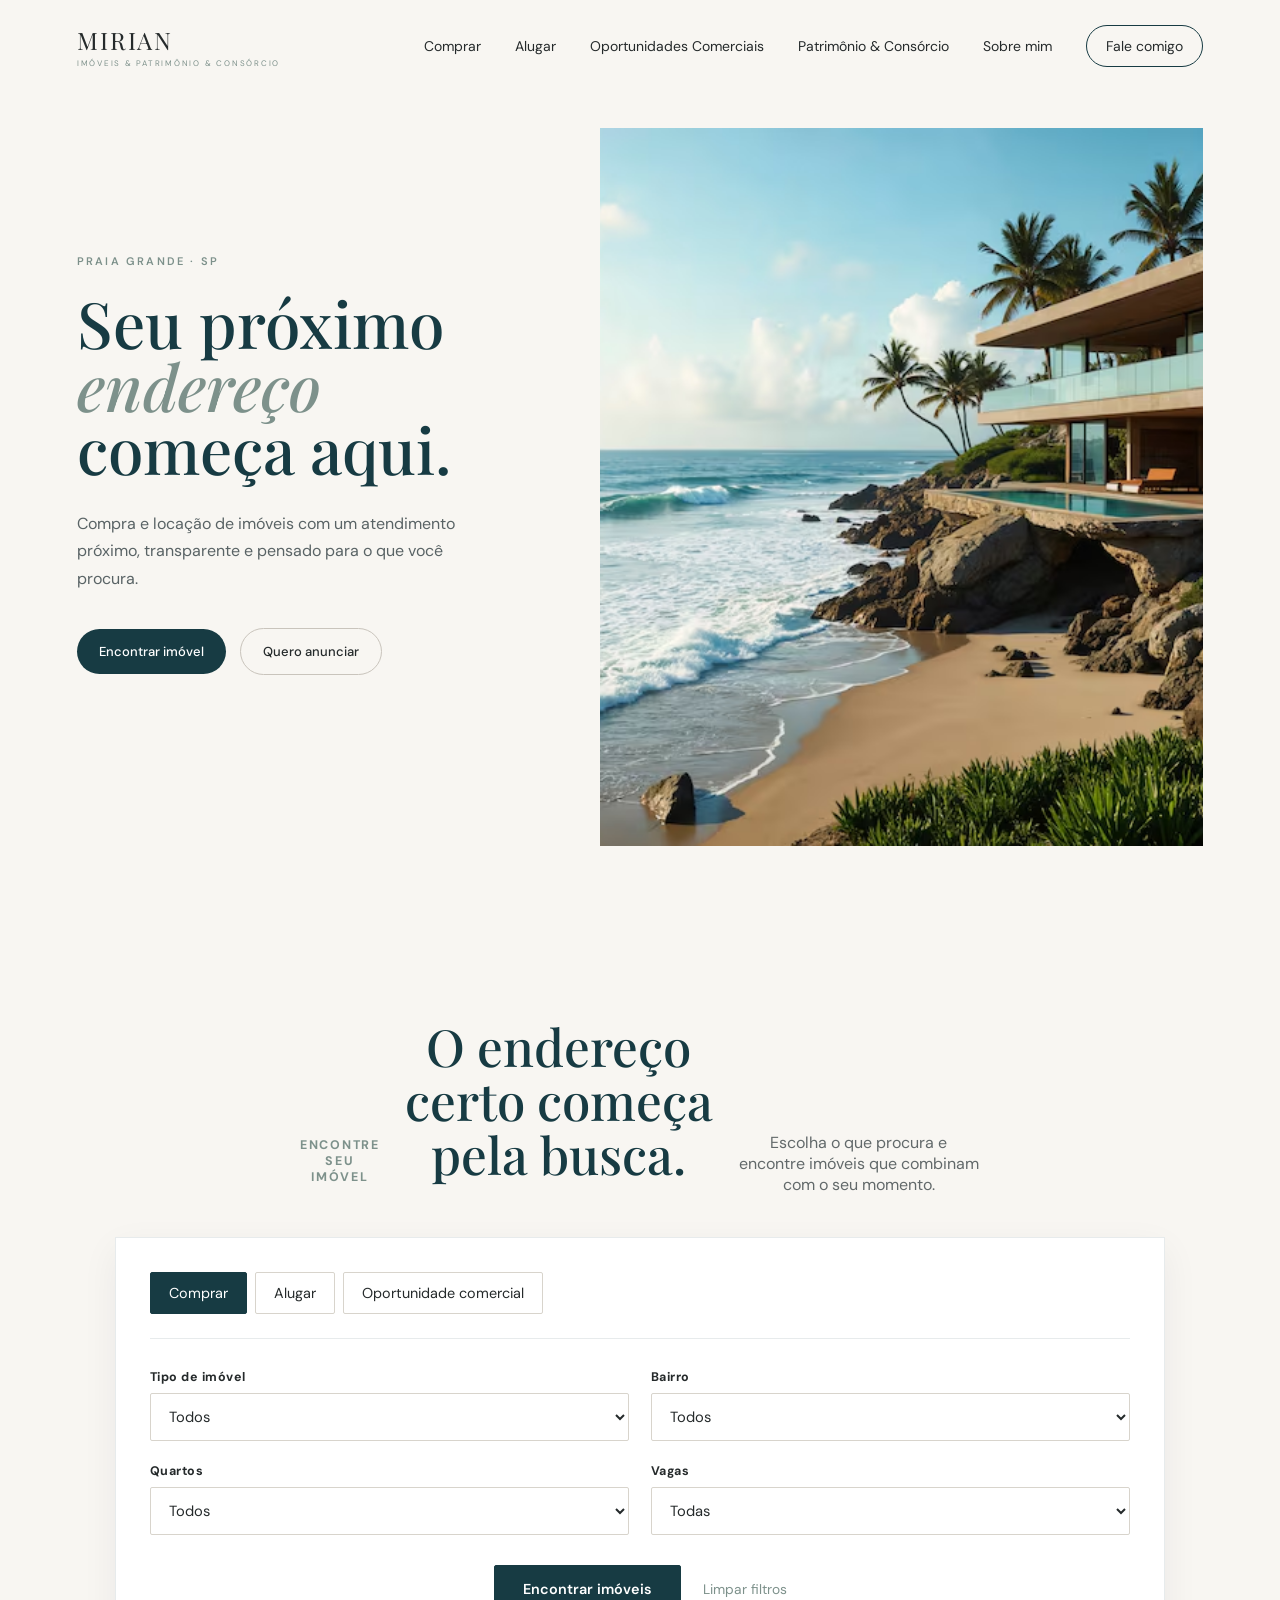
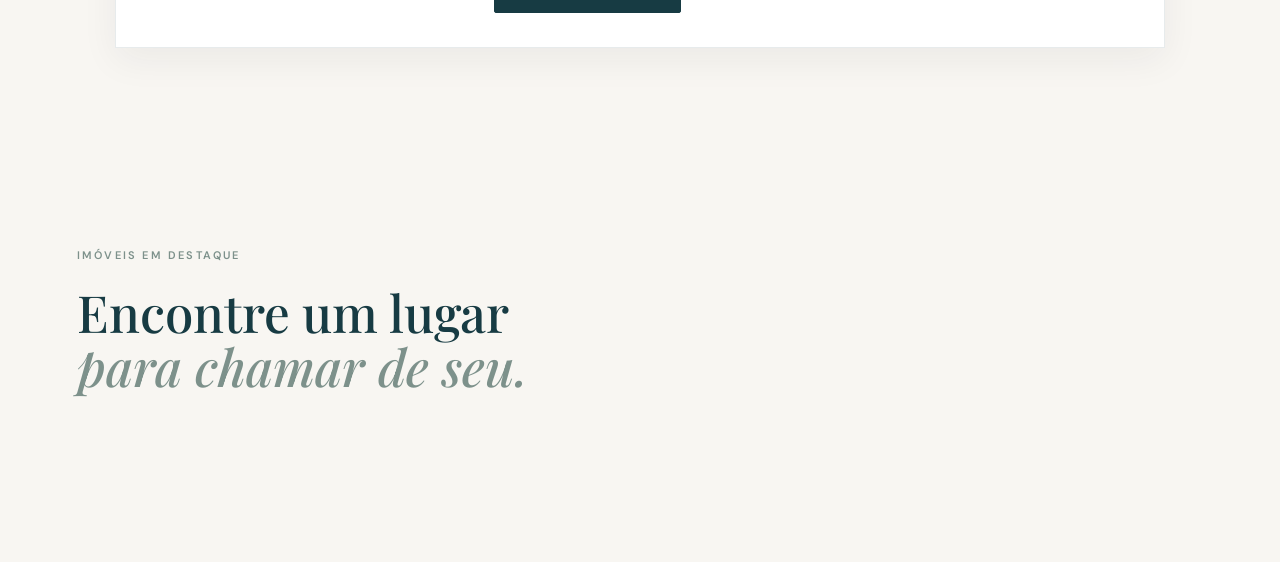
<file: index.html>
<!DOCTYPE html>
<html lang="pt-BR">

    <head>
        <meta charset="UTF-8">
        <meta name="viewport" content="width=device-width, initial-scale=1.0">

        <title>Mirian de Oliveira | Imóveis & Patrimônio & Consórcio</title>

        <link rel="preconnect" href="https://fonts.googleapis.com">
        <link rel="preconnect" href="https://fonts.gstatic.com" crossorigin>

        <link href="https://fonts.googleapis.com/css2?family=DM+Sans:wght@400;500;600&family=Playfair+Display:wght@500;600&display=swap" rel="stylesheet">
        <link rel="stylesheet" href="css/style.css">
    </head>

    <body>
        <!-- ========================= HEADER ========================== -->
        <header class="header">
            <a href="#" class="brand">
                <span class="brand-name">
                    MIRIAN
                </span>

                <span class="brand-subtitle">
                    IMÓVEIS & PATRIMÔNIO & CONSÓRCIO
                </span>
            </a>

            <nav class="navigation">
                <a href="#">
                    Comprar
                </a>

                <a href="#">
                    Alugar
                </a>

                <a href="#">
                    Oportunidades Comerciais
                </a>

                <a href="#">
                    Patrimônio & Consórcio
                </a>

                <a href="#">
                    Sobre mim
                </a>

                <a
                    href="https://wa.me/5513997359900"
                    class="contact-link"
                    target="_blank"
                >
                    Fale comigo
                </a>
            </nav>

            <button class="menu-button" id="menuButton" aria-label="Abrir menu">
                ☰
            </button>

        </header>

        <!-- ========================= MENU MOBILE ========================== -->

        <div class="mobile-menu" id="mobileMenu">

            <a href="#">
                Comprar
            </a>

            <a href="#">
                Alugar
            </a>

            <a href="#">
                Oportunidades Comerciais
            </a>

            <a href="#">
                Patrimônio & Consórcio
            </a>

            <a href="#">
                Sobre mim
            </a>

            <a
                href="https://wa.me/5513997359900"
                target="_blank"
                class="mobile-contact"
            >
                Fale comigo
            </a>
        </div>

        <main>

            <!-- ========================= HERO ========================== -->

            <section class="hero">
                <div class="hero-content">
                    <p class="eyebrow">
                        PRAIA GRANDE · SP
                    </p>

                    <h1>
                        Seu próximo<br>
                        <em>endereço</em><br>
                        começa aqui.
                    </h1>

                    <p class="hero-description">
                        Compra e locação de imóveis com um atendimento
                        próximo, transparente e pensado para o que você procura.
                    </p>

                    <div class="hero-actions">

                        <a
                            href="#busca-imovel"
                            class="button button-primary"
                        >
                            Encontrar imóvel
                        </a>

                        <a
                            href="https://wa.me/5513997359900"
                            class="button button-secondary"
                            target="_blank"
                        >
                            Quero anunciar
                        </a>

                    </div>
                </div>

                <div class="hero-image">
                    <img
                        src="assets/images/imovel-hero.jpg"
                        alt="Imóvel em destaque"
                    >
                </div>
            </section>

            <section class="property-search" id="busca-imovel">
                <div class="section-heading">
                    <p class="section-eyebrow">Encontre seu imóvel</p>
                    <h2>O endereço certo começa pela busca.</h2>
                    <p>
                        Escolha o que procura e encontre imóveis que combinam com o seu momento.
                    </p>
                </div>
            
                <div class="search-box">
            
                    <div class="search-business">
                        <button type="button" class="search-business-option active" data-negocio="Venda">
                            Comprar
                        </button>
            
                        <button type="button" class="search-business-option" data-negocio="Locação">
                            Alugar
                        </button>
            
                        <button type="button" class="search-business-option" data-negocio="Oportunidade Comercial">
                            Oportunidade comercial
                        </button>
                    </div>
            
                    <div class="search-fields">
            
                        <div class="search-field">
                            <label for="filtroTipo">Tipo de imóvel</label>
                            <select id="filtroTipo">
                                <option value="">Todos</option>
                            </select>
                        </div>
            
                        <div class="search-field">
                            <label for="filtroBairro">Bairro</label>
                            <select id="filtroBairro">
                                <option value="">Todos</option>
                            </select>
                        </div>
            
                        <div class="search-field" id="campoQuartos">
                            <label for="filtroQuartos">Quartos</label>
                            <select id="filtroQuartos">
                                <option value="">Todos</option>
                                <option value="1">1 quarto</option>
                                <option value="2">2 quartos</option>
                                <option value="3">3 quartos</option>
                                <option value="4">4 quartos</option>
                                <option value="5">5+ quartos</option>
                            </select>
                        </div>
            
                        <div class="search-field" id="campoArea">
                            <label for="filtroArea">Área mínima</label>
                            <select id="filtroArea">
                                <option value="">Qualquer área</option>
                                <option value="50">50 m²</option>
                                <option value="80">80 m²</option>
                                <option value="100">100 m²</option>
                                <option value="150">150 m²</option>
                                <option value="200">200 m²</option>
                            </select>
                        </div>
            
                        <div class="search-field" id="campoVagas">
                            <label for="filtroVagas">Vagas</label>
                            <select id="filtroVagas">
                                <option value="">Todas</option>
                                <option value="1">1+ vaga</option>
                                <option value="2">2+ vagas</option>
                                <option value="3">3+ vagas</option>
                            </select>
                        </div>
            
                    </div>
            
                    <div class="search-actions">
                        <button type="button" class="search-button" id="buscarImoveis">
                            Encontrar imóveis
                        </button>
            
                        <button type="button" class="search-clear" id="limparBusca">
                            Limpar filtros
                        </button>
                    </div>
            
                </div>
            
                <div class="search-results" id="searchResults" hidden>
                    <div class="search-results-heading">
                        <h3 id="searchResultsTitle">Imóveis encontrados</h3>
                    </div>
            
                    <div class="property-grid" id="searchPropertyGrid"></div>
                </div>
            </section>


            <!-- ========================= IMÓVEIS EM DESTAQUE ========================== -->

            <section
                class="featured-properties"
                id="imoveis"
            >

                <div class="section-heading">

                    <div>
                        <p class="eyebrow">
                            IMÓVEIS EM DESTAQUE
                        </p>

                        <h2>
                            Encontre um lugar<br>
                            <em>
                                para chamar de seu.
                            </em>
                        </h2>
                    </div>
                </div>

                <!-- Os imóveis serão criados automaticamente a partir dos dados da planilha. -->

                <div
                    class="property-grid"
                    id="propertyGrid"
                >
                </div>
            </section>
        </main>

        <!-- ========================= MENU MOBILE ========================== -->

        <script src="js/script.js"></script>
    </body>
</html>
</file>
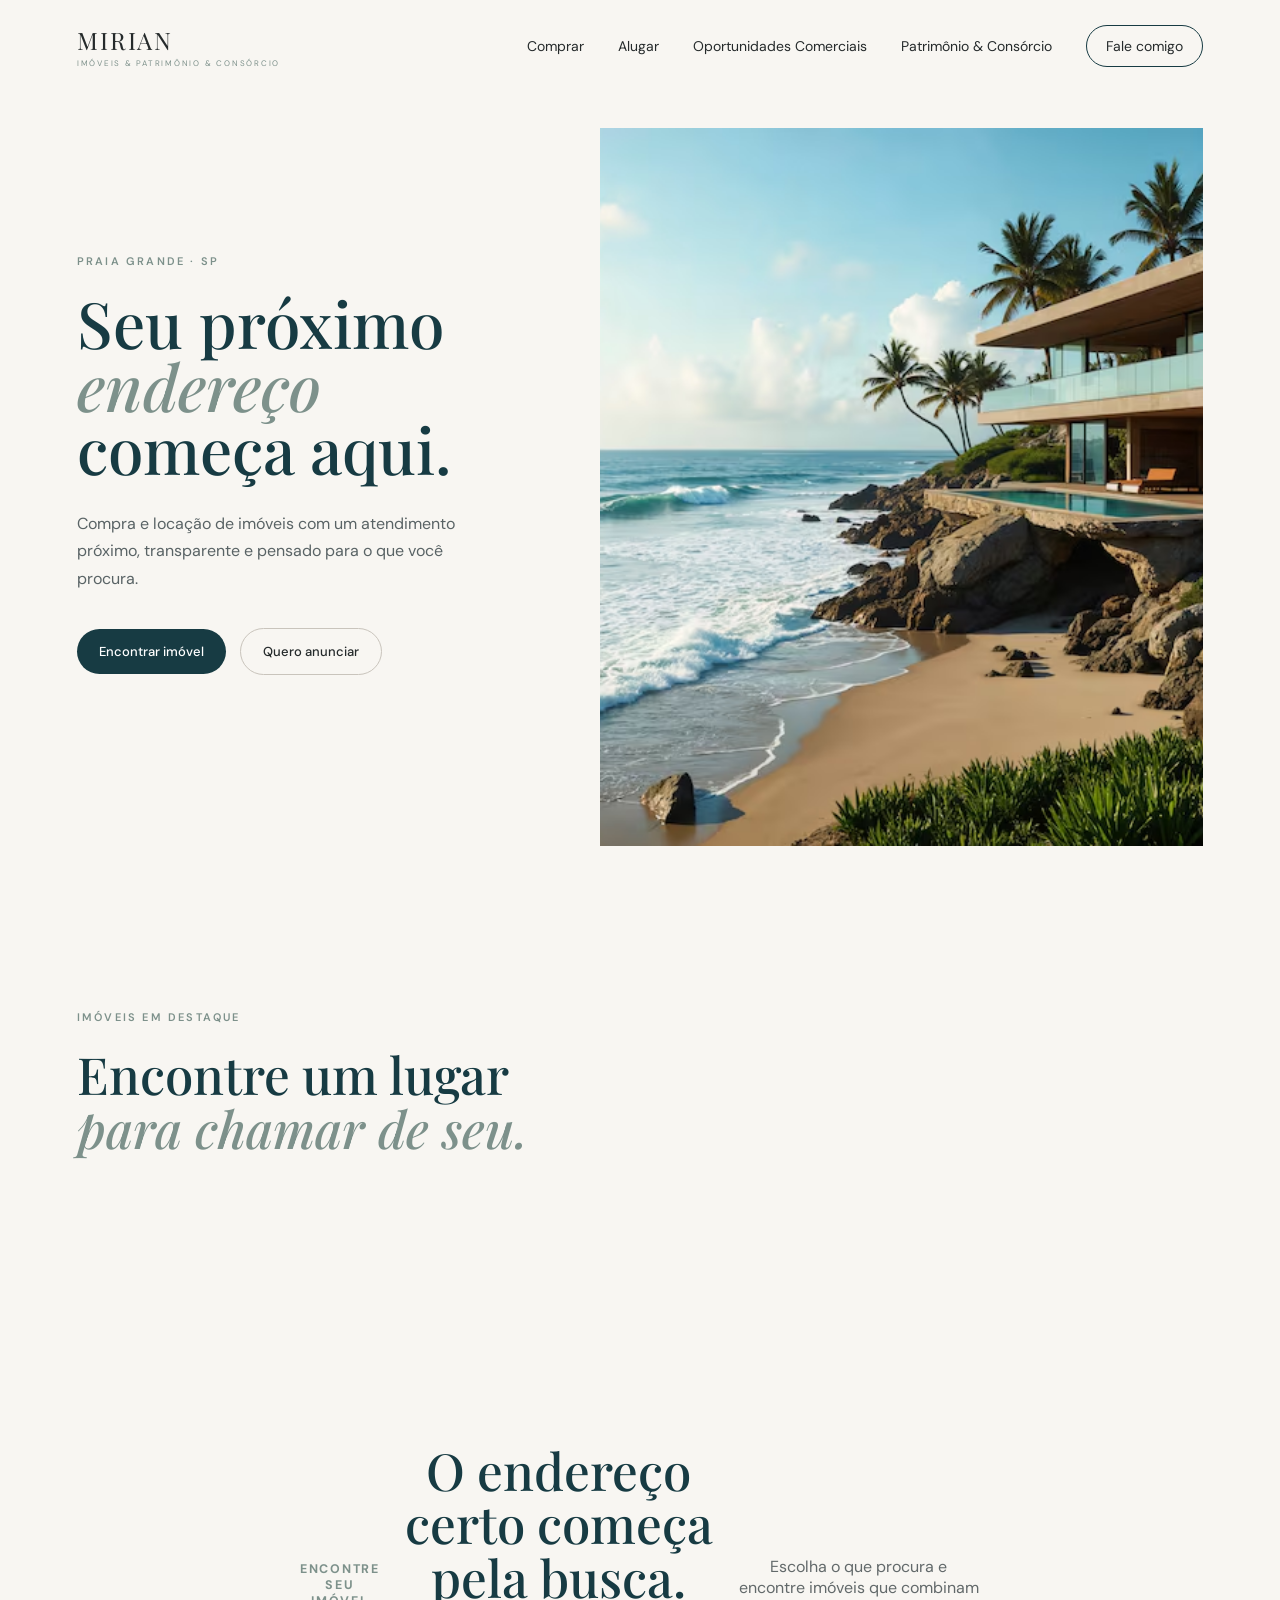
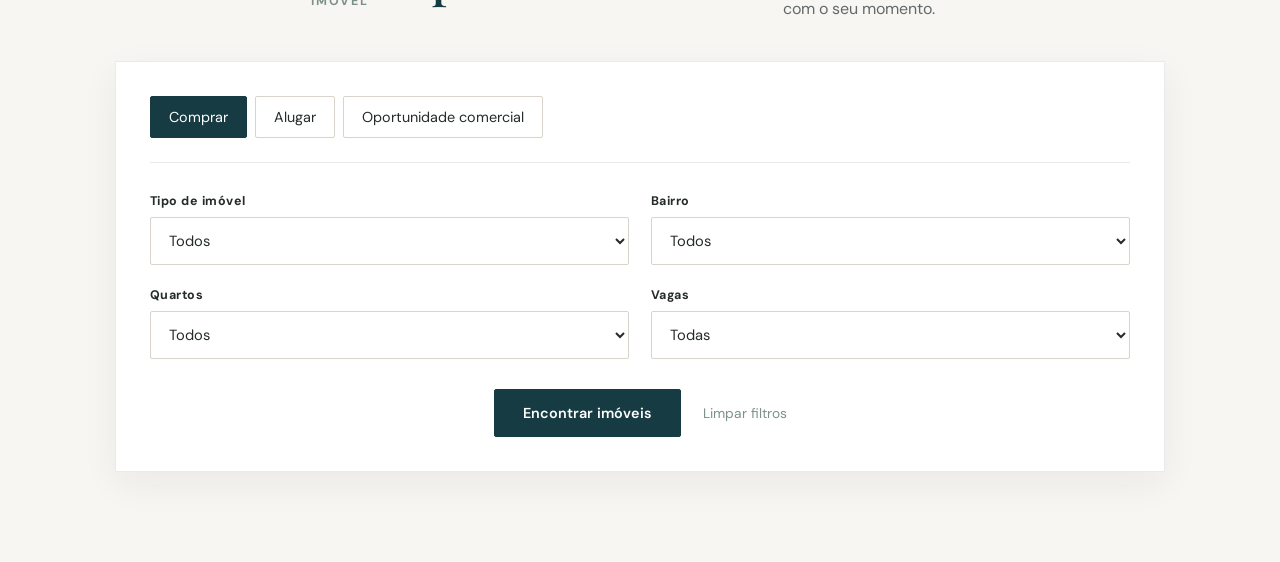
<file: pages/index.html>
<!DOCTYPE html>
<html lang="pt-BR">

    <head>
        <meta charset="UTF-8">
        <meta name="viewport" content="width=device-width, initial-scale=1.0">

        <title>Mirian de Oliveira | Imóveis & Patrimônio & Consórcio</title>

        <link rel="preconnect" href="https://fonts.googleapis.com">
        <link rel="preconnect" href="https://fonts.gstatic.com" crossorigin>

        <link href="https://fonts.googleapis.com/css2?family=DM+Sans:wght@400;500;600&family=Playfair+Display:wght@500;600&display=swap" rel="stylesheet">
        <link rel="stylesheet" href="../css/style.css">
    </head>

    <body>
        <!-- ========================= HEADER ========================== -->
        <div id="site-header"></div>

        <!-- =========================== HERO ========================== -->
        <main>
            <section class="hero">
                <div class="hero-content">
                    <p class="eyebrow">
                        PRAIA GRANDE · SP
                    </p>

                    <h1>
                        Seu próximo<br>
                        <em>endereço</em><br>
                        começa aqui.
                    </h1>

                    <p class="hero-description">
                        Compra e locação de imóveis com um atendimento
                        próximo, transparente e pensado para o que você procura.
                    </p>

                    <div class="hero-actions">

                        <a
                            href="#busca-imovel"
                            class="button button-primary"
                        >
                            Encontrar imóvel
                        </a>

                        <a
                            href="https://wa.me/5513997359900"
                            class="button button-secondary"
                            target="_blank"
                        >
                            Quero anunciar
                        </a>

                    </div>
                </div>

                <div class="hero-image">
                    <img
                        src="../assets/images/imovel-hero.jpg"
                        alt="Imóvel em destaque"
                    >
                </div>
            </section>

            <!-- ========================= IMÓVEIS EM DESTAQUE ========================== -->

            <section
                class="featured-properties"
                id="imoveis"
            >

                <div class="section-heading">

                    <div>
                        <p class="eyebrow">
                            IMÓVEIS EM DESTAQUE
                        </p>

                        <h2>
                            Encontre um lugar<br>
                            <em>
                                para chamar de seu.
                            </em>
                        </h2>
                    </div>
                </div>

                <!-- Os imóveis serão criados automaticamente a partir dos dados da planilha. -->

                <div
                    class="property-grid"
                    id="propertyGrid"
                >
                </div>
            </section>
        </main>

        <!-- ========================= MENU MOBILE ========================== -->

        <!-- ========================= BUSCA DE IMÓVEIS ========================== -->
            <section class="property-search" id="busca-imovel">
                <div class="section-heading">
                    <p class="section-eyebrow">Encontre seu imóvel</p>
                    <h2>O endereço certo começa pela busca.</h2>
                    <p>
                        Escolha o que procura e encontre imóveis que combinam com o seu momento.
                    </p>
                </div>
            
                <div class="search-box">
            
                    <div class="search-business">
                        <button type="button" class="search-business-option active" data-negocio="Venda">
                            Comprar
                        </button>
            
                        <button type="button" class="search-business-option" data-negocio="Locação">
                            Alugar
                        </button>
            
                        <button type="button" class="search-business-option" data-negocio="Oportunidade Comercial">
                            Oportunidade comercial
                        </button>
                    </div>
            
                    <div class="search-fields">
            
                        <div class="search-field">
                            <label for="filtroTipo">Tipo de imóvel</label>
                            <select id="filtroTipo">
                                <option value="">Todos</option>
                            </select>
                        </div>
            
                        <div class="search-field">
                            <label for="filtroBairro">Bairro</label>
                            <select id="filtroBairro">
                                <option value="">Todos</option>
                            </select>
                        </div>
            
                        <div class="search-field" id="campoQuartos">
                            <label for="filtroQuartos">Quartos</label>
                            <select id="filtroQuartos">
                                <option value="">Todos</option>
                                <option value="1">1 quarto</option>
                                <option value="2">2 quartos</option>
                                <option value="3">3 quartos</option>
                                <option value="4">4 quartos</option>
                                <option value="5">5+ quartos</option>
                            </select>
                        </div>
            
                        <div class="search-field" id="campoArea">
                            <label for="filtroArea">Área mínima</label>
                            <select id="filtroArea">
                                <option value="">Qualquer área</option>
                                <option value="50">50 m²</option>
                                <option value="80">80 m²</option>
                                <option value="100">100 m²</option>
                                <option value="150">150 m²</option>
                                <option value="200">200 m²</option>
                            </select>
                        </div>
            
                        <div class="search-field" id="campoVagas">
                            <label for="filtroVagas">Vagas</label>
                            <select id="filtroVagas">
                                <option value="">Todas</option>
                                <option value="1">1+ vaga</option>
                                <option value="2">2+ vagas</option>
                                <option value="3">3+ vagas</option>
                            </select>
                        </div>
            
                    </div>
            
                    <div class="search-actions">
                        <button type="button" class="search-button" id="buscarImoveis">
                            Encontrar imóveis
                        </button>
            
                        <button type="button" class="search-clear" id="limparBusca">
                            Limpar filtros
                        </button>
                    </div>
            
                </div>
            
                <div class="search-results" id="searchResults" hidden>
                    <div class="search-results-heading">
                        <h3 id="searchResultsTitle">Imóveis encontrados</h3>
                    </div>
            
                    <div class="property-grid" id="searchPropertyGrid"></div>
                </div>
            </section>

        <script src="../js/header.js"></script>
        <script src="../js/script.js"></script>
    </body>
</html>
</file>
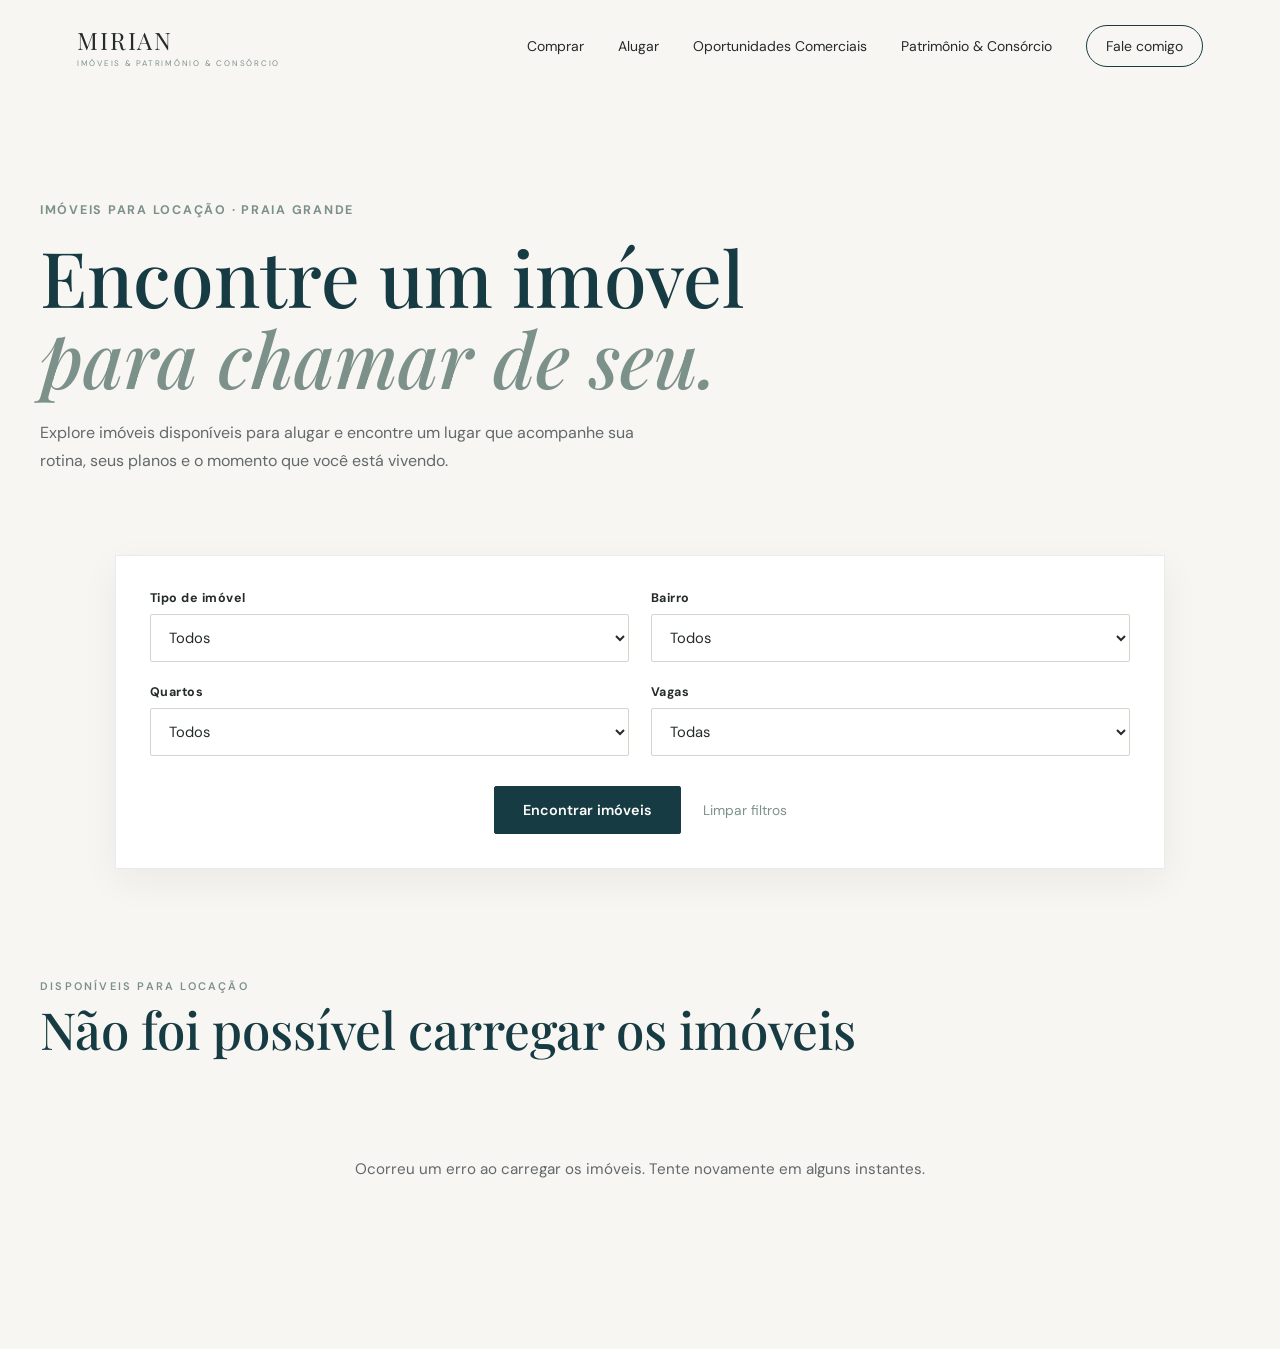
<file: pages/alugar.html>
<!DOCTYPE html>
<html lang="pt-BR">
    <head>
        <meta charset="UTF-8">
        <meta name="viewport" content="width=device-width, initial-scale=1.0">

        <title>Comprar | Mirian de Oliveira | Imóveis & Patrimônio</title>

        <!-- Google Fonts -->
        <link rel="preconnect" href="https://fonts.googleapis.com">
        <link rel="preconnect" href="https://fonts.gstatic.com" crossorigin>

        <link href="https://fonts.googleapis.com/css2?family=DM+Sans:wght@400;500;600&family=Playfair+Display:wght@500;600&display=swap" rel="stylesheet">

        <!-- CSS principal -->
        <link rel="stylesheet" href="../css/style.css">
        <link rel="stylesheet" href="../css/alugar.css">

    </head>
        <body>

        <!-- ========================= HEADER ========================== -->
        <div id="site-header"></div>
            <!-- ========================= INTRO ========================== -->
            <section class="page-intro">
                <div class="page-intro-content">
                    <p class="eyebrow">
                        IMÓVEIS PARA LOCAÇÃO · PRAIA GRANDE
                    </p>

                    <h1>
                        Encontre um imóvel<br>
                        <em>para chamar de seu.</em>
                    </h1>

                    <p class="page-intro-description">
                        Explore imóveis disponíveis para alugar e encontre
                        um lugar que acompanhe sua rotina, seus planos
                        e o momento que você está vivendo.
                    </p>
                </div>
            </section>

            <!-- ========================= BUSCA ========================== -->
            <section class="property-search-page">
                <div class="search-box">
                    <div class="search-fields">
                        <div class="search-field">
                            <label for="filtroTipo">
                                Tipo de imóvel
                            </label>

                            <select id="filtroTipo">

                                <option value="">
                                    Todos
                                </option>

                            </select>
                        </div>

                        <div class="search-field">
                            <label for="filtroBairro">
                                Bairro
                            </label>

                            <select id="filtroBairro">
                                <option value="">
                                    Todos
                                </option>
                            </select>
                        </div>

                        <div class="search-field">
                            <label for="filtroQuartos">
                                Quartos
                            </label>

                            <select id="filtroQuartos">
                                <option value="">
                                    Todos
                                </option>

                                <option value="1">
                                    1 quarto
                                </option>

                                <option value="2">
                                    2 quartos
                                </option>

                                <option value="3">
                                    3 quartos
                                </option>

                                <option value="4">
                                    4 quartos
                                </option>

                                <option value="5">
                                    5+ quartos
                                </option>
                            </select>
                        </div>

                        <div class="search-field">
                            <label for="filtroVagas">
                                Vagas
                            </label>

                            <select id="filtroVagas">
                                <option value="">
                                    Todas
                                </option>

                                <option value="1">
                                    1+ vaga
                                </option>

                                <option value="2">
                                    2+ vagas
                                </option>

                                <option value="3">
                                    3+ vagas
                                </option>
                            </select>
                        </div>
                    </div>

                    <div class="search-actions">

                        <button type="button" class="search-button" id="buscarImoveis">
                            Encontrar imóveis
                        </button>

                        <button type="button" class="search-clear" id="limparBusca">
                            Limpar filtros
                        </button>
                    </div>
                </div>
            </section>

            <!-- ========================= RESULTADOS ========================== -->
            <section class="property-results">
                <div class="section-heading">
                    <div>
                        <p class="eyebrow">
                            DISPONÍVEIS PARA LOCAÇÃO
                        </p>

                        <h2 id="tituloResultados">
                            Imóveis para locação
                        </h2>
                    </div>
                </div>

                <div
                    class="property-grid" id="propertyGrid">
                </div>
            </section>
        </main>

    <!-- ========================= JAVASCRIPT ========================== -->
            <script src="../js/header.js"></script>
            <script src="../js/alugar.js"></script>

    </body>
</html>
</file>
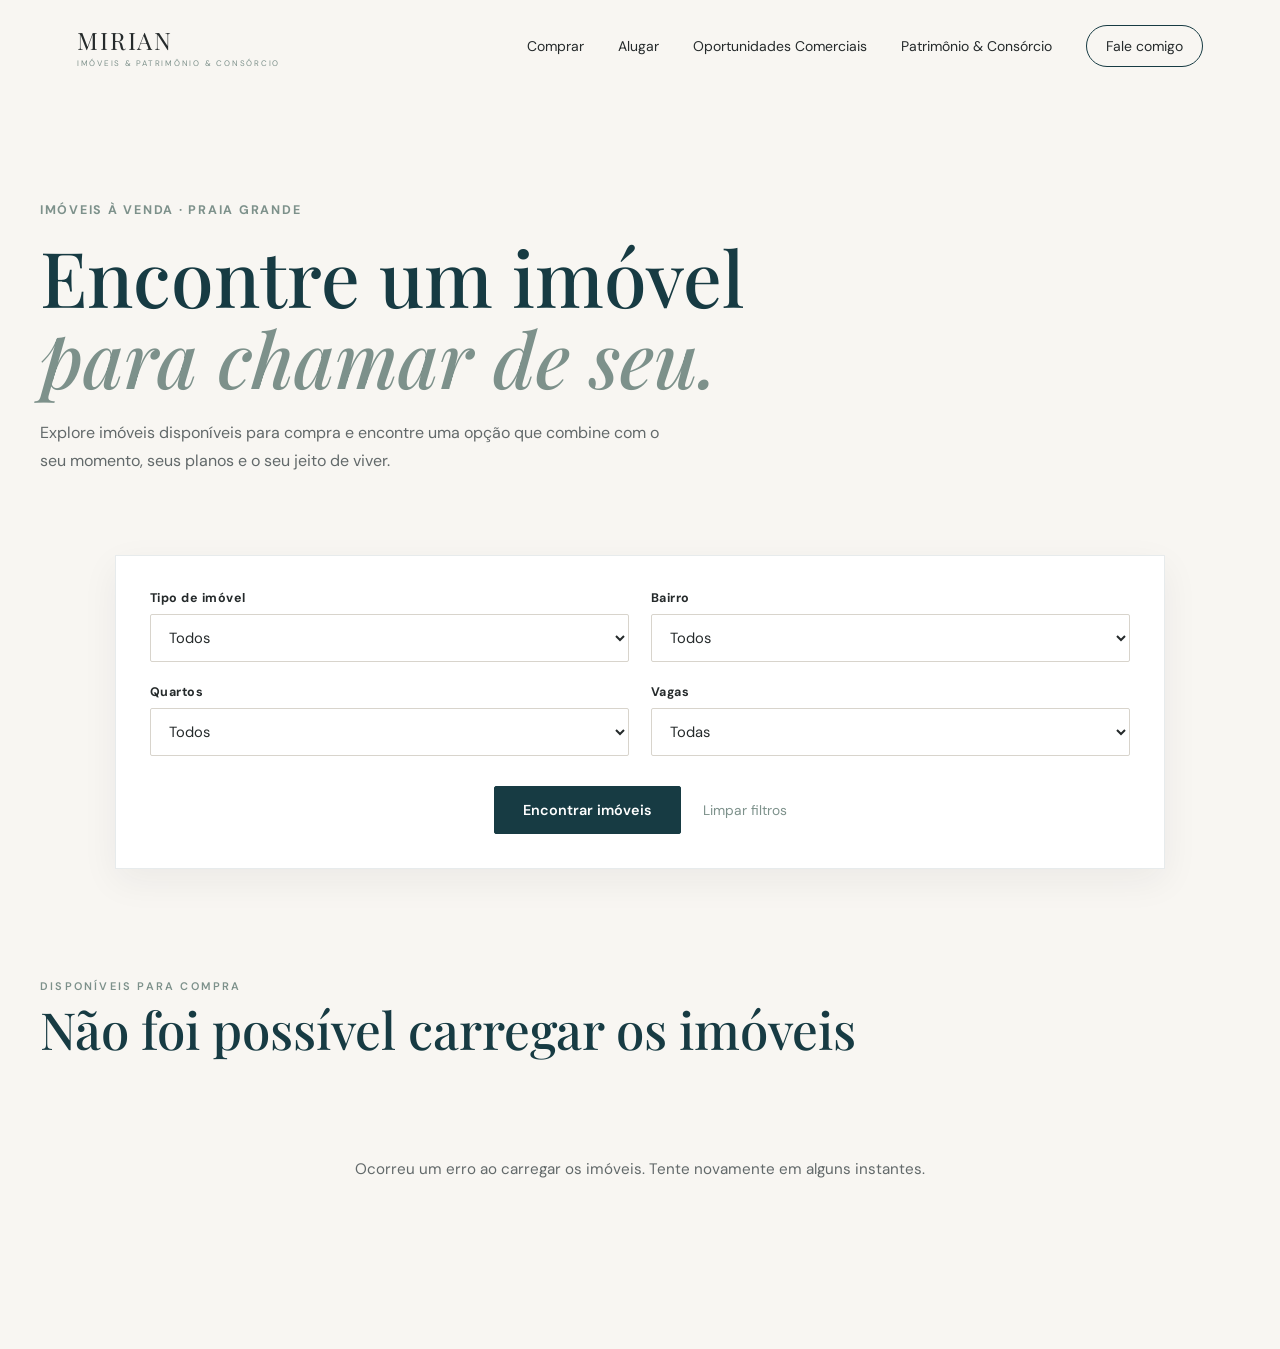
<file: pages/comprar.html>
<!DOCTYPE html>
<html lang="pt-BR">
    <head>
        <meta charset="UTF-8">
        <meta name="viewport" content="width=device-width, initial-scale=1.0">

        <title>Comprar | Mirian de Oliveira | Imóveis & Patrimônio</title>

        <!-- Google Fonts -->
        <link rel="preconnect" href="https://fonts.googleapis.com">
        <link rel="preconnect" href="https://fonts.gstatic.com" crossorigin>

        <link href="https://fonts.googleapis.com/css2?family=DM+Sans:wght@400;500;600&family=Playfair+Display:wght@500;600&display=swap" rel="stylesheet">

        <!-- CSS principal -->
        <link rel="stylesheet" href="../css/style.css">
        <link rel="stylesheet" href="../css/comprar.css">

    </head>
        <body>

        <!-- ========================= HEADER ========================== -->
        <div id="site-header"></div>
        <!-- ========================= MENU MOBILE ========================== -->

        <main>

            <!-- ========================= INTRO ========================== -->
            <section class="page-intro">
                <div class="page-intro-content">
                    <p class="eyebrow">
                        IMÓVEIS À VENDA · PRAIA GRANDE
                    </p>

                    <h1>
                        Encontre um imóvel<br>
                        <em>para chamar de seu.</em>
                    </h1>

                    <p class="page-intro-description">
                        Explore imóveis disponíveis para compra e encontre
                        uma opção que combine com o seu momento, seus planos
                        e o seu jeito de viver.
                    </p>
                </div>
            </section>

            <!-- ========================= BUSCA ========================== -->
            <section class="property-search-page">
                <div class="search-box">
                    <div class="search-fields">
                        <div class="search-field">
                            <label for="filtroTipo">
                                Tipo de imóvel
                            </label>

                            <select id="filtroTipo">

                                <option value="">
                                    Todos
                                </option>

                            </select>
                        </div>

                        <div class="search-field">
                            <label for="filtroBairro">
                                Bairro
                            </label>

                            <select id="filtroBairro">
                                <option value="">
                                    Todos
                                </option>
                            </select>
                        </div>

                        <div class="search-field">
                            <label for="filtroQuartos">
                                Quartos
                            </label>

                            <select id="filtroQuartos">
                                <option value="">
                                    Todos
                                </option>

                                <option value="1">
                                    1 quarto
                                </option>

                                <option value="2">
                                    2 quartos
                                </option>

                                <option value="3">
                                    3 quartos
                                </option>

                                <option value="4">
                                    4 quartos
                                </option>

                                <option value="5">
                                    5+ quartos
                                </option>
                            </select>
                        </div>

                        <div class="search-field">
                            <label for="filtroVagas">
                                Vagas
                            </label>

                            <select id="filtroVagas">
                                <option value="">
                                    Todas
                                </option>

                                <option value="1">
                                    1+ vaga
                                </option>

                                <option value="2">
                                    2+ vagas
                                </option>

                                <option value="3">
                                    3+ vagas
                                </option>
                            </select>
                        </div>
                    </div>

                    <div class="search-actions">

                        <button type="button" class="search-button" id="buscarImoveis">
                            Encontrar imóveis
                        </button>

                        <button type="button" class="search-clear" id="limparBusca">
                            Limpar filtros
                        </button>
                    </div>
                </div>
            </section>

            <!-- ========================= RESULTADOS ========================== -->
            <section class="property-results">
                <div class="section-heading">
                    <div>
                        <p class="eyebrow">
                            DISPONÍVEIS PARA COMPRA
                        </p>

                        <h2 id="tituloResultados">
                            Imóveis à venda
                        </h2>
                    </div>
                </div>

                <div
                    class="property-grid" id="propertyGrid">
                </div>
            </section>
        </main>

    <!-- ========================= JAVASCRIPT ========================== -->
    <script src="../js/header.js"></script>
    <script src="../js/comprar.js"></script>

    </body>
</html>
</file>
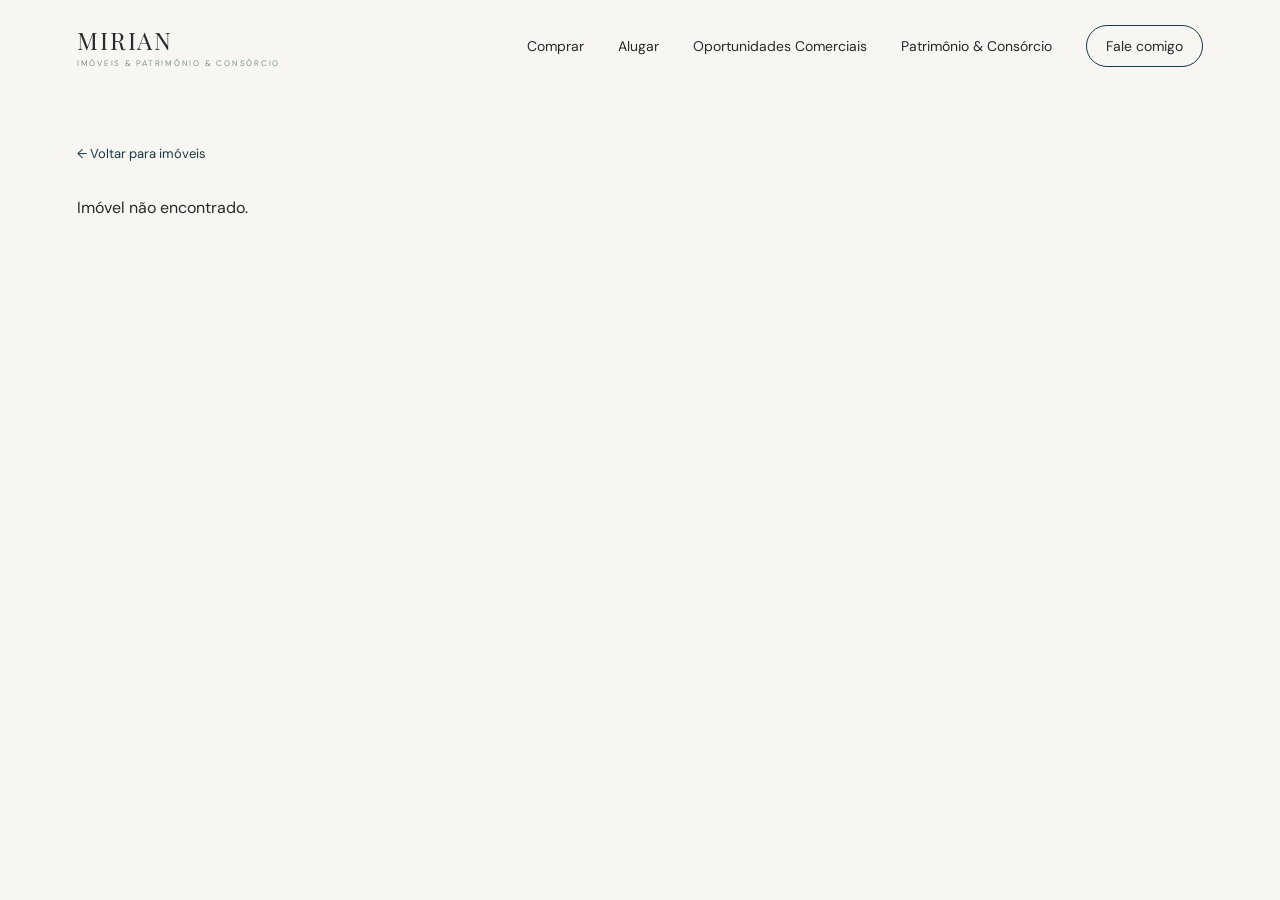
<file: pages/imovel.html>
<!DOCTYPE html>
<html lang="pt-BR">

    <head>
        <meta charset="UTF-8">
        <meta name="viewport" content="width=device-width, initial-scale=1.0">

        <title>Imóvel | Mirian Imóveis & Patrimônio</title>

        <link rel="preconnect" href="https://fonts.googleapis.com">
        <link rel="preconnect" href="https://fonts.gstatic.com" crossorigin>
        <link href="https://fonts.googleapis.com/css2?family=DM+Sans:wght@400;500;600&family=Playfair+Display:ital,wght@0,400;0,500;1,400;1,500&display=swap" rel="stylesheet">
        <!-- CSS geral do site -->
        <link rel="stylesheet" href="../css/style.css">
        <!-- CSS específico da página do imóvel -->
        <link rel="stylesheet" href="../css/imovel.css">
    </head>

    <body>

    <div class="property-page">
        <!-- Cabeçalho -->
        <div id="site-header"></div>

        <!-- Conteúdo do imóvel -->
        <main class="property-detail">
            <a
                href="index.html"
                class="back-link"
            >
                ← Voltar para imóveis
            </a>

            <div id="propertyContent">

                <p>Carregando imóvel...</p>
            </div>
        </main>
    </div>

    <!-- JavaScript da página do imóvel -->
    <script src="../js/header.js"></script>
    <script src="../js/imovel.js"></script>
    </body>
</html>
</file>
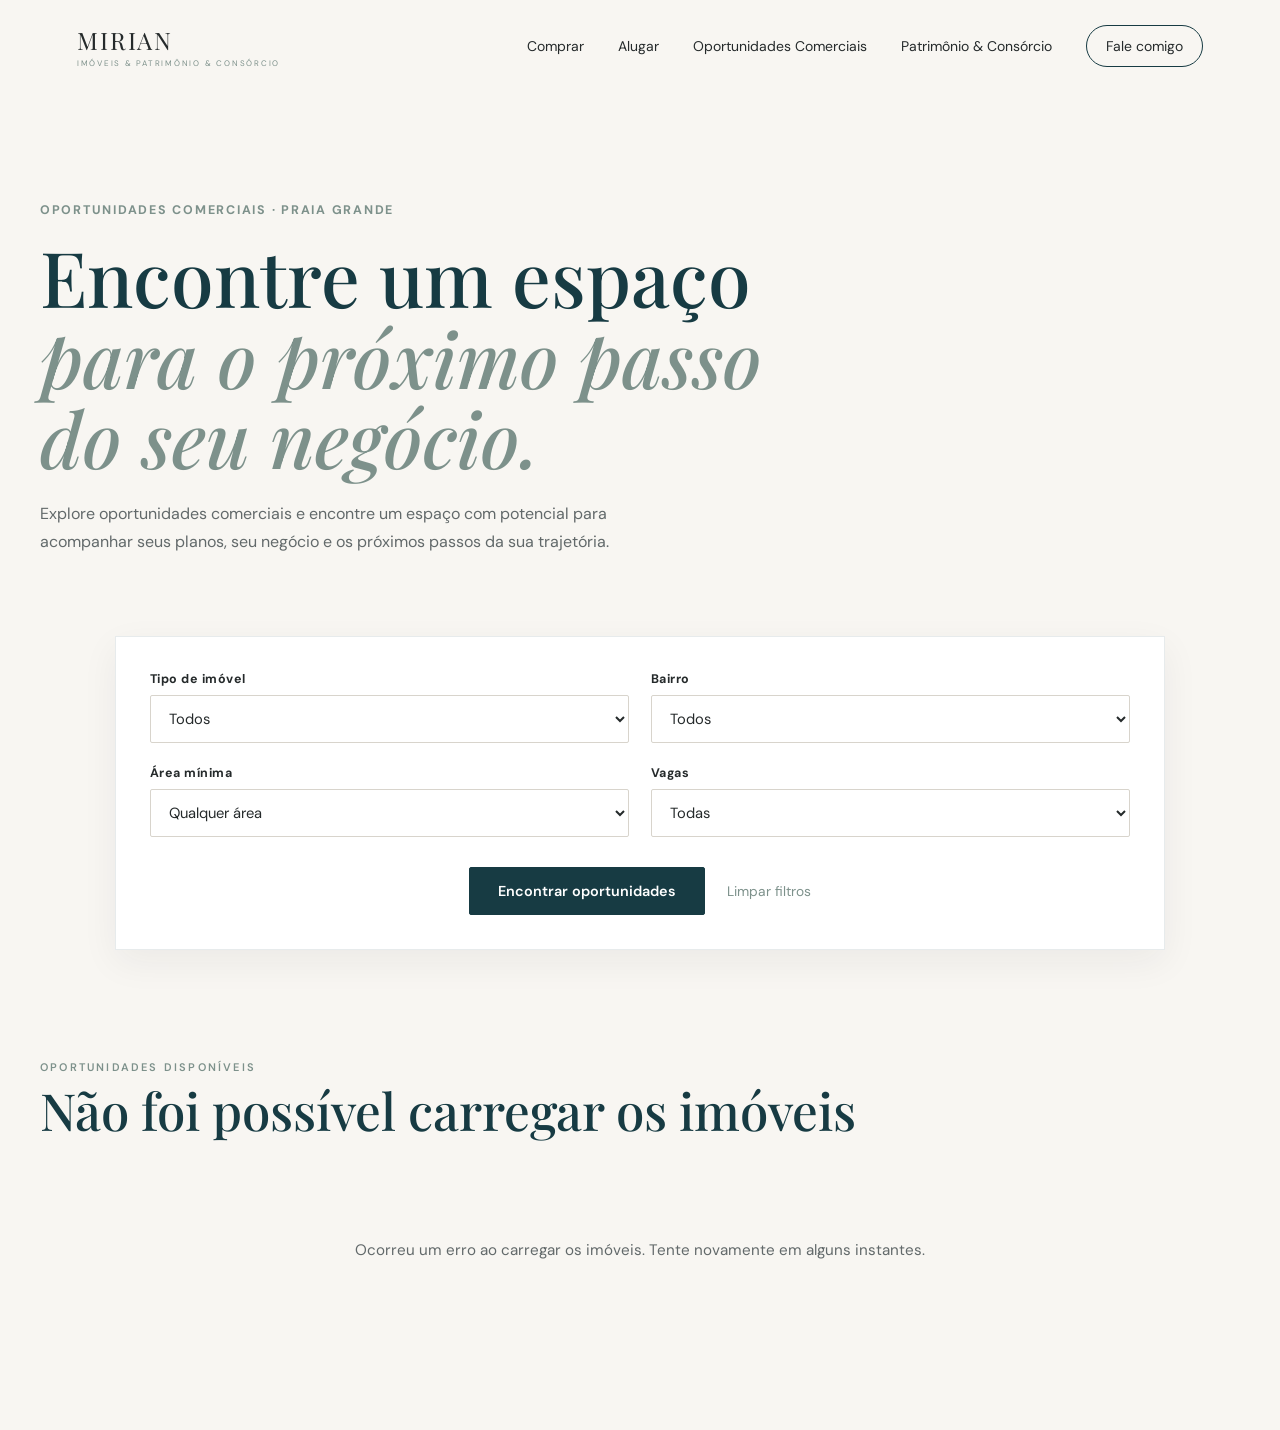
<file: pages/oportunidades.html>
<!DOCTYPE html>
<html lang="pt-BR">

<head>
    <meta charset="UTF-8">
    <meta name="viewport" content="width=device-width, initial-scale=1.0">

    <title>Oportunidades Comerciais | Mirian de Oliveira | Imóveis & Patrimônio</title>

    <!-- Google Fonts -->
    <link rel="preconnect" href="https://fonts.googleapis.com">
    <link rel="preconnect" href="https://fonts.gstatic.com" crossorigin>

    <link href="https://fonts.googleapis.com/css2?family=DM+Sans:wght@400;500;600&family=Playfair+Display:wght@500;600&display=swap" rel="stylesheet">

    <!-- CSS -->
    <link rel="stylesheet" href="../css/style.css">
    <link rel="stylesheet" href="../css/oportunidades.css">

</head>

<body>

    <!-- ========================= HEADER ========================== -->
    <div id="site-header"></div>
   

    <main>

        <!-- ========================= INTRO ========================== -->

        <section class="page-intro">

            <div class="page-intro-content">

                <p class="eyebrow">
                    OPORTUNIDADES COMERCIAIS · PRAIA GRANDE
                </p>

                <h1>
                    Encontre um espaço<br>
                    <em>para o próximo passo do seu negócio.</em>
                </h1>

                <p class="page-intro-description">
                    Explore oportunidades comerciais e encontre um espaço
                    com potencial para acompanhar seus planos, seu negócio
                    e os próximos passos da sua trajetória.
                </p>

            </div>

        </section>


        <!-- ========================= BUSCA ========================== -->

        <section class="property-search-page">

            <div class="search-box">

                <div class="search-fields">

                    <!-- TIPO -->

                    <div class="search-field">

                        <label for="filtroTipo">
                            Tipo de imóvel
                        </label>

                        <select id="filtroTipo">

                            <option value="">
                                Todos
                            </option>

                        </select>

                    </div>


                    <!-- BAIRRO -->

                    <div class="search-field">

                        <label for="filtroBairro">
                            Bairro
                        </label>

                        <select id="filtroBairro">

                            <option value="">
                                Todos
                            </option>

                        </select>

                    </div>


                    <!-- ÁREA MÍNIMA -->

                    <div class="search-field">

                        <label for="filtroArea">
                            Área mínima
                        </label>

                        <select id="filtroArea">

                            <option value="">
                                Qualquer área
                            </option>

                            <option value="50">
                                50 m² ou mais
                            </option>

                            <option value="100">
                                100 m² ou mais
                            </option>

                            <option value="150">
                                150 m² ou mais
                            </option>

                            <option value="200">
                                200 m² ou mais
                            </option>

                            <option value="300">
                                300 m² ou mais
                            </option>

                            <option value="500">
                                500 m² ou mais
                            </option>

                        </select>

                    </div>


                    <!-- VAGAS -->

                    <div class="search-field">

                        <label for="filtroVagas">
                            Vagas
                        </label>

                        <select id="filtroVagas">

                            <option value="">
                                Todas
                            </option>

                            <option value="1">
                                1+ vaga
                            </option>

                            <option value="2">
                                2+ vagas
                            </option>

                            <option value="3">
                                3+ vagas
                            </option>

                        </select>

                    </div>

                </div>


                <!-- AÇÕES -->

                <div class="search-actions">

                    <button
                        type="button"
                        class="search-button"
                        id="buscarImoveis"
                    >
                        Encontrar oportunidades
                    </button>

                    <button
                        type="button"
                        class="search-clear"
                        id="limparBusca"
                    >
                        Limpar filtros
                    </button>

                </div>

            </div>

        </section>


        <!-- ========================= RESULTADOS ========================== -->

        <section class="property-results">

            <div class="section-heading">

                <div>

                    <p class="eyebrow">
                        OPORTUNIDADES DISPONÍVEIS
                    </p>

                    <h2 id="tituloResultados">
                        Pontos comerciais disponíveis
                    </h2>

                </div>

            </div>


            <div
                class="property-grid"
                id="propertyGrid"
            >
            </div>

        </section>

    </main>

    <!-- ========================= JAVASCRIPT ========================== -->
    <script src="../js/header.js"></script>
    <script src="../js/oportunidades.js"></script>
</body>
</html>
</file>
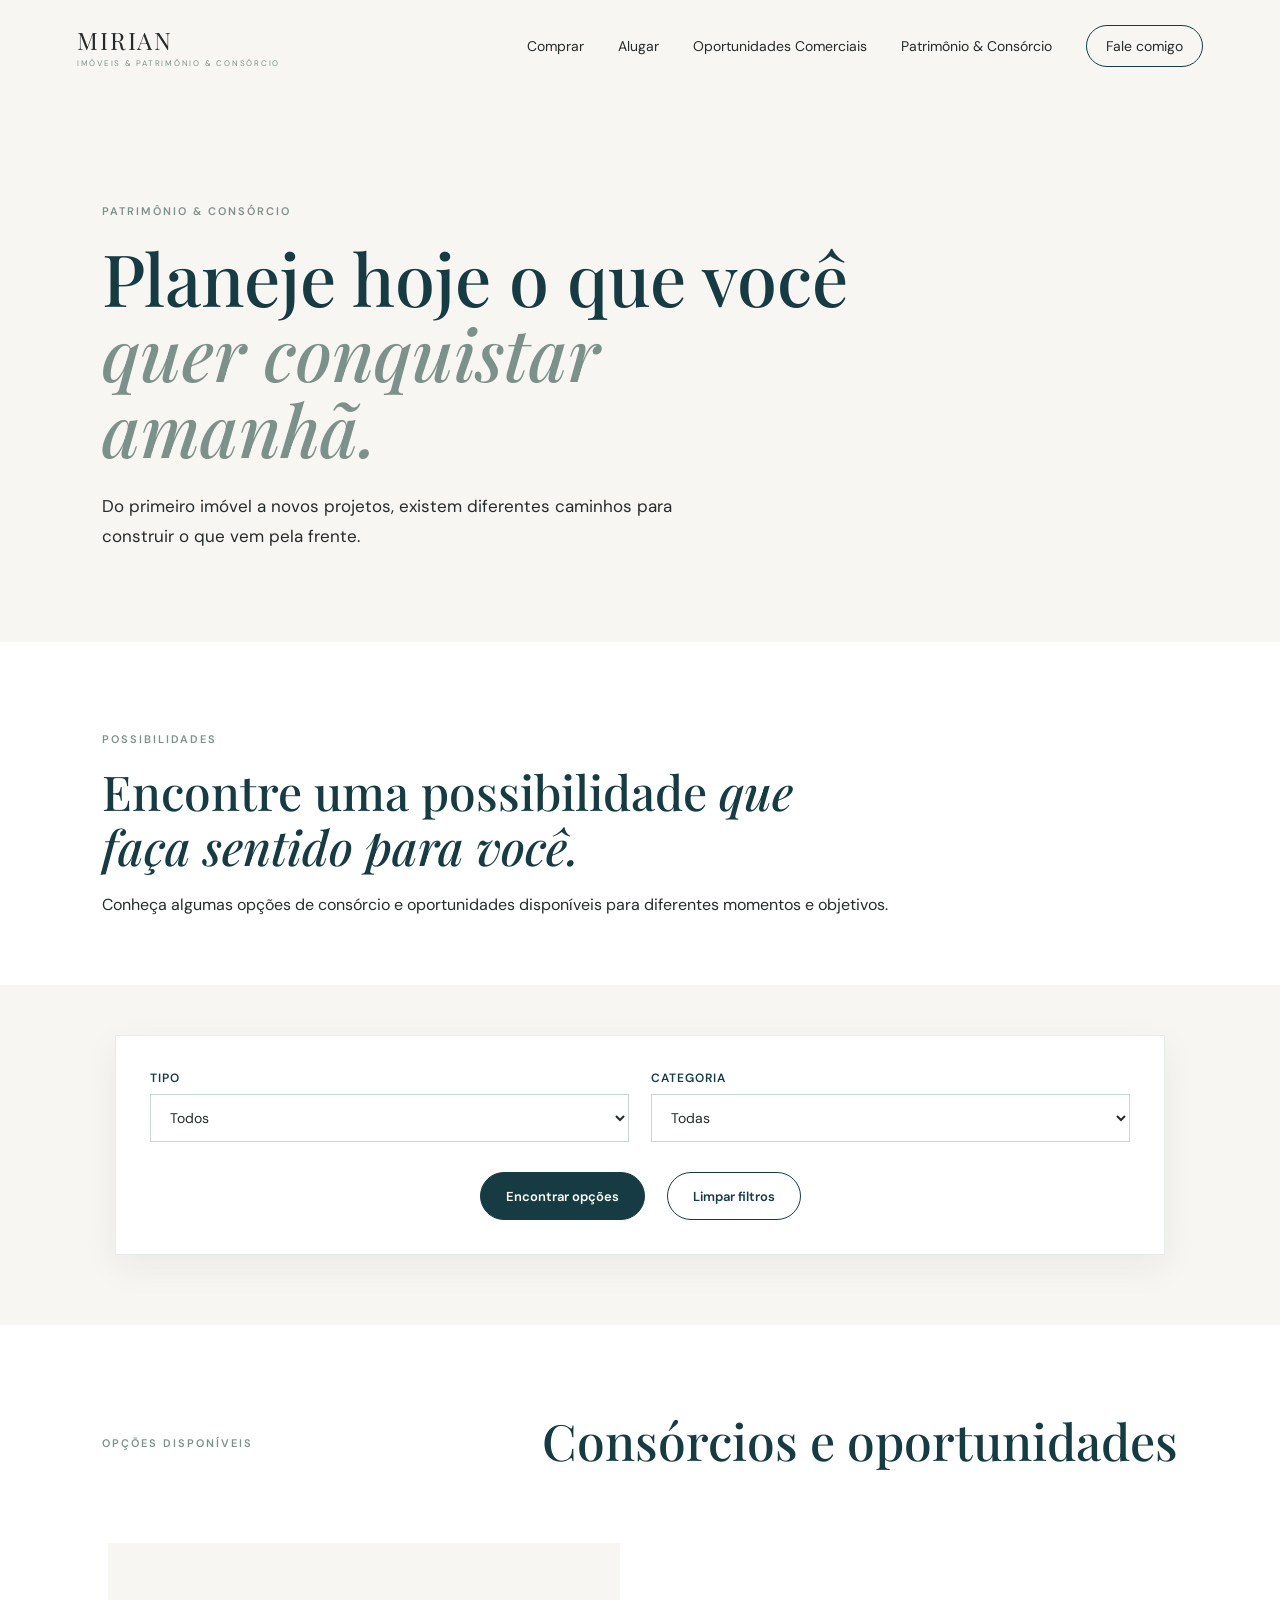
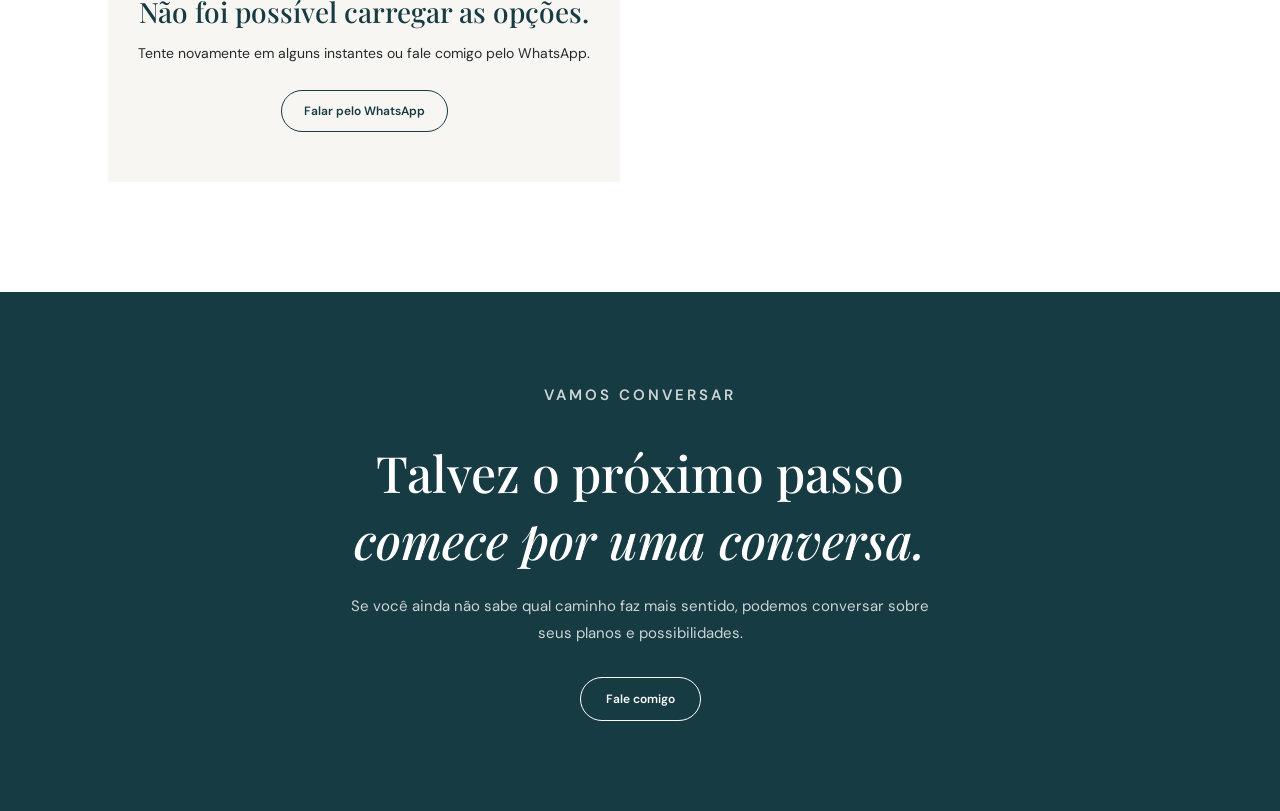
<file: pages/patrimonio.html>
<!DOCTYPE html>
<html lang="pt-BR">

<head>
    <meta charset="UTF-8">
    <meta name="viewport" content="width=device-width, initial-scale=1.0">

    <title>Patrimônio & Consórcio | Mirian de Oliveira | Imóveis & Patrimônio</title>

    <link rel="preconnect" href="https://fonts.googleapis.com">
    <link rel="preconnect" href="https://fonts.gstatic.com" crossorigin>

    <link
        href="https://fonts.googleapis.com/css2?family=DM+Sans:wght@400;500;600&family=Playfair+Display:wght@500;600&display=swap"
        rel="stylesheet">

    <link rel="stylesheet" href="../css/style.css">
    <link rel="stylesheet" href="../css/patrimonio.css">
</head>

<body>

    <!-- =========================
         HEADER
    ========================== -->
    <div id="site-header"></div>
    

    <main>

        <!-- =========================
             HERO
        ========================== -->

        <section class="patrimonio-hero">

            <div class="patrimonio-hero-content">

                <p class="eyebrow">
                    PATRIMÔNIO & CONSÓRCIO
                </p>

                <h1>
                    Planeje hoje o que você
                    <br>
                    <em>quer conquistar amanhã.</em>
                </h1>

                <p class="patrimonio-hero-description">
                    Do primeiro imóvel a novos projetos, existem diferentes
                    caminhos para construir o que vem pela frente.
                </p>

            </div>

        </section>


        <!-- =========================
             INTRODUÇÃO
        ========================== -->

        <section class="patrimonio-intro">

            <div class="patrimonio-intro-label">

                <p class="eyebrow">
                    POSSIBILIDADES
                </p>

            </div>

            <div class="patrimonio-intro-content">

                <h2>
                    Encontre uma possibilidade
                    <em>que faça sentido para você.</em>
                </h2>

                <p>
                    Conheça algumas opções de consórcio e oportunidades
                    disponíveis para diferentes momentos e objetivos.
                </p>

            </div>

        </section>


        <!-- =========================
             FILTROS
        ========================== -->

        <section class="consorcio-search">

            <div class="search-box">

                <div class="search-fields">

                    <div class="search-field">

                        <label for="filtroTipo">
                            Tipo
                        </label>

                        <select id="filtroTipo">

                            <option value="">
                                Todos
                            </option>

                        </select>

                    </div>


                    <div class="search-field">

                        <label for="filtroCategoria">
                            Categoria
                        </label>

                        <select id="filtroCategoria">

                            <option value="">
                                Todas
                            </option>

                        </select>

                    </div>

                </div>


                <div class="search-actions">

                    <button
                        type="button"
                        class="search-button"
                        id="buscarConsorcios"
                    >
                        Encontrar opções
                    </button>

                    <button
                        type="button"
                        class="search-clear"
                        id="limparBusca"
                    >
                        Limpar filtros
                    </button>

                </div>

            </div>

        </section>


        <!-- =========================
             RESULTADOS
        ========================== -->

        <section class="consorcio-results">

    <div class="section-heading">
        <p class="eyebrow">OPÇÕES DISPONÍVEIS</p>

        <h2 id="tituloResultados">
            Consórcios e oportunidades
        </h2>
    </div>

    <div
        class="consorcio-grid"
        id="consorcioGrid"
    ></div>

    <div
        class="no-results"
        id="semResultados"
        hidden
    >
        <h3>Nenhuma opção encontrada.</h3>

        <p>
            Tente ajustar os filtros ou fale comigo
            para conversarmos sobre outras possibilidades.
        </p>

        <a
            href="https://wa.me/5513997359900"
            target="_blank"
            rel="noopener noreferrer"
            class="whatsapp-button"
        >
            Falar pelo WhatsApp
        </a>
    </div>

</section>


        <!-- =========================
             CTA
        ========================== -->

        <section class="patrimonio-cta">

            <div class="patrimonio-cta-content">

                <p class="eyebrow">
                    VAMOS CONVERSAR
                </p>

                <h2>
                    Talvez o próximo passo
                    <em>comece por uma conversa.</em>
                </h2>

                <p>
                    Se você ainda não sabe qual caminho faz mais sentido,
                    podemos conversar sobre seus planos e possibilidades.
                </p>

                <a
                    href="https://wa.me/5513997359900"
                    target="_blank"
                    class="cta-button"
                >
                    Fale comigo
                </a>

            </div>

        </section>

    </main>

    <script src="../js/header.js"></script>
    <script src="../js/patrimonio.js"></script>

</body>

</html>
</file>
<file: css/style.css>
:root {
    --petrol: #173B43;
    --sand: #E8DFD2;
    --cream: #F8F6F2;
    --sage: #7D918B;
    --charcoal: #252A2B;
    --white: #FFFFFF;
}

* {
    margin: 0;
    padding: 0;
    box-sizing: border-box;
}

body {
    background: var(--cream);
    color: var(--charcoal);
    font-family: "DM Sans", sans-serif;
}

a {
    color: inherit;
    text-decoration: none;
}


/* ========================= HEADER ========================= */

.header {
    height: 92px;
    padding: 0 6vw;

    display: flex;
    align-items: center;
    justify-content: space-between;

    background: var(--cream);
}

.brand {
    display: flex;
    flex-direction: column;
    gap: 2px;
}

.brand-name {
    font-family: "Playfair Display", serif;
    font-size: 24px;
    letter-spacing: 0.08em;
}

.brand-subtitle {
    font-size: 8px;
    letter-spacing: 0.22em;
    color: var(--sage);
}

.navigation {
    display: flex;
    align-items: center;
    gap: 34px;

    font-size: 14px;
}

.navigation a {
    transition: opacity 0.2s ease;
}

.navigation a:hover {
    opacity: 0.55;
}

.contact-link {
    padding: 11px 19px;
    border: 1px solid var(--petrol);
    border-radius: 30px;
}

.menu-button {
    display: none;
    border: 0;
    background: none;
    font-size: 24px;
}


/* ========================= HERO ========================= */

.hero {
    min-height: calc(100vh - 92px);

    display: grid;
    grid-template-columns: 0.85fr 1.15fr;

    padding: 4vh 6vw 6vh;
    gap: 6vw;
}

.hero-content {
    display: flex;
    flex-direction: column;
    justify-content: center;

    padding-bottom: 5vh;
}

.eyebrow {
    margin-bottom: 24px;

    font-size: 11px;
    font-weight: 600;
    letter-spacing: 0.2em;

    color: var(--sage);
}

h1 {
    font-family: "Playfair Display", serif;

    font-size: clamp(48px, 5vw, 76px);
    line-height: 0.98;
    font-weight: 500;

    color: var(--petrol);
}

h1 em {
    font-style: italic;
    color: var(--sage);
}

.hero-description {
    max-width: 430px;

    margin-top: 30px;

    font-size: 16px;
    line-height: 1.7;

    color: #596365;
}

.hero-actions {
    display: flex;
    align-items: center;
    gap: 14px;

    margin-top: 36px;
}

.button {
    padding: 14px 22px;

    border-radius: 30px;

    font-size: 13px;
    font-weight: 500;

    transition: all 0.2s ease;
}

.button-primary {
    background: var(--petrol);
    color: var(--white);
}

.button-primary:hover {
    transform: translateY(-2px);
}

.button-secondary {
    border: 1px solid #C9C4BC;
}

.button-secondary:hover {
    border-color: var(--petrol);
}


/* ========================= IMAGEM ========================= */

.hero-image {
    position: relative;

    min-height: 650px;

    overflow: hidden;
}

.hero-image img {
    width: 100%;
    height: 100%;

    object-fit: cover;

    display: block;
}

.image-caption {
    position: absolute;

    left: 24px;
    right: 24px;
    bottom: 24px;

    padding: 17px 20px;

    display: flex;
    justify-content: space-between;
    align-items: center;

    background: rgba(248, 246, 242, 0.94);

    font-size: 12px;
}

.image-caption span {
    color: #596365;
}

.image-caption strong {
    color: var(--petrol);
    font-weight: 500;
}

/* ========================= IMÓVEIS EM DESTAQUE ========================= */

.featured-properties {
    padding: 110px 6vw 120px;
    background: var(--cream);
}

.section-heading {
    display: flex;
    justify-content: space-between;
    align-items: flex-end;
    margin-bottom: 48px;
}

.section-heading h2 {
    margin-top: 10px;

    font-family: "Playfair Display", serif;
    font-size: clamp(38px, 4vw, 58px);
    line-height: 1.05;
    font-weight: 500;

    color: var(--petrol);
}

.section-heading h2 em {
    font-style: italic;
    color: var(--sage);
}

.view-all {
    padding-bottom: 7px;

    border-bottom: 1px solid var(--petrol);

    font-size: 13px;
    color: var(--petrol);
}

/* GRID */

.property-grid {
    display: grid;
    grid-template-columns: repeat(3, 1fr);
    gap: 24px;
}

/* CARD */

.property-card {
    background: var(--white);

    overflow: hidden;

    transition:
        transform 0.25s ease,
        box-shadow 0.25s ease;
}

.property-card:hover {
    transform: translateY(-4px);

    box-shadow: 0 15px 35px rgba(23, 59, 67, 0.08);
}

/* FOTO */

.property-image {
    position: relative;
    aspect-ratio: 4 / 3;
    overflow: hidden;
}

.property-image img {
    width: 100%;
    height: 100%;
    object-fit: cover;
    display: block;
    transition: transform 0.5s ease;
}

/* Setas do carrossel */
.property-gallery-button {
    position: absolute;
    top: 50%;
    transform: translateY(-50%);
    width: 36px;
    height: 36px;
    border: 0;
    border-radius: 50%;
    background: rgba(255, 255, 255, 0.9);
    color: var(--petrol);
    font-size: 22px;
    line-height: 1;
    cursor: pointer;
    display: flex;
    align-items: center;
    justify-content: center;
    z-index: 3;
    opacity: 0;
    transition: opacity 0.2s ease, background 0.2s ease;
}

.property-image:hover .property-gallery-button {
    opacity: 1;
}

.property-gallery-button:hover {
    background: var(--white);
}

.property-gallery-prev {
    left: 14px;
}

.property-gallery-next {
    right: 14px;
}

/* Indicadores */
.property-gallery-dots {
    position: absolute;
    bottom: 14px;
    left: 50%;
    transform: translateX(-50%);
    display: flex;
    gap: 6px;
    z-index: 3;
}

.property-gallery-dot {
    width: 6px;
    height: 6px;
    border-radius: 50%;
    background: rgba(255, 255, 255, 0.55);
    transition: all 0.2s ease;
}

.property-gallery-dot.active {
    width: 18px;
    border-radius: 10px;
    background: var(--white);
}

.property-card:hover .property-image img {
    transform: scale(1.04);
}

/* TAG */

.property-tag {
    position: absolute;
    top: 16px;
    left: 16px;
    padding: 7px 12px;
    background: var(--petrol);
    color: var(--white);
    font-size: 9px;
    font-weight: 600;
    letter-spacing: 0.15em;
}

.property-tag-rent {
    background: #5F7880;
}

.property-tag-commercial {
    background: #315B67;
}

/* INFORMAÇÕES */

.property-info {
    padding: 23px 24px 24px;
}

.property-type {
    font-size: 9px;
    font-weight: 600;
    letter-spacing: 0.14em;

    color: var(--sage);
}

.property-info h3 {
    margin-top: 9px;

    font-family: "Playfair Display", serif;
    font-size: 24px;
    line-height: 1.15;
    font-weight: 500;

    color: var(--petrol);
}

.property-details {
    margin-top: 12px;

    font-size: 13px;
    color: #687174;
}

.property-footer {
    display: flex;
    justify-content: space-between;
    align-items: center;

    margin-top: 24px;
    padding-top: 17px;

    border-top: 1px solid #E5E1DB;
}

.property-footer strong {
    font-size: 16px;
    font-weight: 600;

    color: var(--petrol);
}

.property-footer a {
    font-size: 11px;
    color: var(--petrol);
}

.mobile-menu {
    display: none;
}

/* =========================================== BUSCA DE IMÓVEIS ================================================= */

.property-search {
    padding: 110px 0 90px;
    background: var(--cream);
}

.property-search .section-heading {
    max-width: 680px;
    margin: 0 auto 42px;
    text-align: center;
}

.property-search .section-eyebrow {
    margin-bottom: 10px;
    color: var(--sage);
    font-size: 0.78rem;
    font-weight: 700;
    letter-spacing: 0.14em;
    text-transform: uppercase;
}

.property-search .section-heading h2 {
    margin-bottom: 14px;
}

.property-search .section-heading p:last-child {
    margin: 0;
    color: #62696A;
}

/* Caixa principal */

.search-box {
    max-width: 1050px;
    margin: 0 auto;
    padding: 34px;
    background: var(--white);
    border: 1px solid rgba(23, 59, 67, 0.10);
    box-shadow: 0 12px 35px rgba(37, 42, 43, 0.06);
}

/* Tipo de negócio */

.search-business {
    display: flex;
    gap: 8px;
    margin-bottom: 30px;
    padding-bottom: 24px;
    border-bottom: 1px solid rgba(23, 59, 67, 0.10);
}

.search-business-option {
    padding: 11px 18px;
    border: 1px solid #D8D4CC;
    border-radius: 2px;
    background: transparent;
    color: var(--charcoal);
    font-family: inherit;
    font-size: 0.9rem;
    cursor: pointer;
    transition:
        background-color 0.2s ease,
        border-color 0.2s ease,
        color 0.2s ease;
}

.search-business-option:hover {
    border-color: var(--petrol);
}

.search-business-option.active {
    border-color: var(--petrol);
    background: var(--petrol);
    color: var(--white);
}

/* Campos */

.search-fields {
    display: grid;
    grid-template-columns: repeat(2, 1fr);
    gap: 22px;
}

.search-field {
    display: flex;
    flex-direction: column;
    gap: 8px;
}

.search-field label {
    color: var(--charcoal);
    font-size: 0.78rem;
    font-weight: 700;
    letter-spacing: 0.04em;
}

.search-field select {
    width: 100%;
    min-height: 48px;
    padding: 0 14px;
    border: 1px solid #D8D4CC;
    border-radius: 2px;
    background-color: var(--white);
    color: var(--charcoal);
    font-family: inherit;
    font-size: 0.92rem;
    cursor: pointer;
    outline: none;
    transition: border-color 0.2s ease;
}

.search-field select:focus {
    border-color: var(--petrol);
}

/* Ações */

.search-actions {
    display: flex;
    align-items: center;
    justify-content: center;
    gap: 22px;
    margin-top: 30px;
}

.search-button {
    min-height: 48px;
    padding: 0 28px;
    border: 1px solid var(--petrol);
    border-radius: 2px;
    background: var(--petrol);
    color: var(--white);
    font-family: inherit;
    font-size: 0.9rem;
    font-weight: 600;
    cursor: pointer;
    transition:
        background-color 0.2s ease,
        transform 0.2s ease;
}

.search-button:hover {
    transform: translateY(-1px);
}

.search-clear {
    border: 0;
    background: transparent;
    color: var(--sage);
    font-family: inherit;
    font-size: 0.86rem;
    cursor: pointer;
}

.search-clear:hover {
    color: var(--petrol);
}


/* Resultados */

.search-results {
    max-width: 1200px;
    margin: 70px auto 0;
}

.search-results-heading {
    margin-bottom: 28px;
}

.search-results-heading h3 {
    margin: 0;
    color: var(--petrol);
    font-family: "Playfair Display", serif;
    font-size: 1.8rem;
    font-weight: 500;
}


/* =============================================== RESPONSIVO ================================================ */

@media (max-width: 800px) {

    .property-search {
        padding: 80px 20px 70px;
    }

    .property-search .section-heading {
        margin-bottom: 30px;
    }

    .search-box {
        padding: 24px 20px;
    }

    .search-business {
        flex-direction: column;
    }

    .search-business-option {
        width: 100%;
        text-align: center;
    }

    .search-fields {
        grid-template-columns: 1fr;
        gap: 18px;
    }

    .search-actions {
        flex-direction: column;
        gap: 16px;
    }

    .search-button {
        width: 100%;
    }

    .search-clear {
        padding: 4px 0;
    }

    .search-results {
        margin-top: 50px;
    }
}

/* ========================= MOBILE ========================= */

@media (max-width: 800px) {

    .header {
        height: 76px;
        padding: 0 6vw;
    }

    .navigation {
        display: none;
    }

    .menu-button {
        display: block;
    }

    .hero {
        display: flex;
        flex-direction: column;

        padding: 7vh 6vw 6vh;

        gap: 42px;
    }

    .hero-content {
        padding: 0;
    }

    h1 {
        font-size: clamp(48px, 14vw, 68px);
    }

    .hero-description {
        font-size: 15px;
    }

    .hero-actions {
        flex-direction: column;
        align-items: stretch;
    }

    .button {
        text-align: center;
    }

    .hero-image {
        min-height: 480px;
    }

    .image-caption {
        flex-direction: column;
        align-items: flex-start;
        gap: 5px;
    }

        .featured-properties {
        padding: 80px 6vw;
    }

    .section-heading {
        display: block;
        margin-bottom: 35px;
    }

    .section-heading h2 {
        font-size: 42px;
    }

    .view-all {
        display: inline-block;
        margin-top: 25px;
    }

    .property-grid {
        grid-template-columns: 1fr;
        gap: 28px;
    }

        .mobile-menu {
        position: absolute;
        top: 76px;
        left: 0;
        right: 0;

        display: none;
        flex-direction: column;

        padding: 25px 6vw 30px;

        background: var(--cream);

        border-top: 1px solid #E5E1DB;

        z-index: 100;
    }

    .mobile-menu.open {
        display: flex;
    }

    .mobile-menu a {
        padding: 15px 0;

        border-bottom: 1px solid #E5E1DB;

        font-size: 15px;
        color: var(--petrol);
    }

    .mobile-menu .mobile-contact {
        margin-top: 15px;
        padding: 13px 20px;

        border: 0;
        border-radius: 30px;

        background: var(--petrol);
        color: var(--white);

        text-align: center;
    }
}
</file>
<file: css/alugar.css>
/* =========================================================
PÁGINA ALUGAR
========================================================= */

.page-intro {
padding: 110px 20px 80px;
background: var(--cream);
}

.page-intro-content {
max-width: 1200px;
margin: 0 auto;
}

.page-intro .eyebrow {
margin-bottom: 18px;
color: var(--sage);
font-size: 0.78rem;
font-weight: 700;
letter-spacing: 0.14em;
text-transform: uppercase;
}

.page-intro h1 {
max-width: 760px;
margin: 0 0 22px;
color: var(--petrol);
font-family: "Playfair Display", serif;
font-size: clamp(2.8rem, 6vw, 5rem);
font-weight: 500;
line-height: 1.05;
}

.page-intro h1 em {
font-style: italic;
font-weight: 500;
}

.page-intro-description {
max-width: 620px;
margin: 0;
color: #62696A;
font-size: 1rem;
line-height: 1.75;
}

/* =========================================================
BUSCA
========================================================= */

.property-search-page {
padding: 0 20px 90px;
background: var(--cream);
}

.property-search-page .search-box {
max-width: 1050px;
margin: 0 auto;
padding: 34px;
background: var(--white);
border: 1px solid rgba(23, 59, 67, 0.10);
box-shadow: 0 12px 35px rgba(37, 42, 43, 0.06);
}

.property-search-page .search-fields {
display: grid;
grid-template-columns: repeat(2, 1fr);
gap: 22px;
}

.property-search-page .search-field {
display: flex;
flex-direction: column;
gap: 8px;
}

.property-search-page .search-field label {
color: var(--charcoal);
font-size: 0.78rem;
font-weight: 700;
letter-spacing: 0.04em;
}

.property-search-page .search-field select {
width: 100%;
min-height: 48px;
padding: 0 14px;
border: 1px solid #D8D4CC;
border-radius: 2px;
background: var(--white);
color: var(--charcoal);
font-family: inherit;
font-size: 0.92rem;
cursor: pointer;
outline: none;
transition: border-color 0.2s ease;
}

.property-search-page .search-field select:focus {
border-color: var(--petrol);
}

.property-search-page .search-actions {
display: flex;
align-items: center;
justify-content: center;
gap: 22px;
margin-top: 30px;
}

.property-search-page .search-button {
min-height: 48px;
padding: 0 28px;
border: 1px solid var(--petrol);
border-radius: 2px;
background: var(--petrol);
color: var(--white);
font-family: inherit;
font-size: 0.9rem;
font-weight: 600;
cursor: pointer;
transition:
background-color 0.2s ease,
transform 0.2s ease;
}

.property-search-page .search-button:hover {
transform: translateY(-1px);
}

.property-search-page .search-clear {
border: 0;
background: transparent;
color: var(--sage);
font-family: inherit;
font-size: 0.86rem;
cursor: pointer;
}

.property-search-page .search-clear:hover {
color: var(--petrol);
}

/* =========================================================
RESULTADOS
========================================================= */

.property-results {
padding: 20px 20px 110px;
background: var(--cream);
}

.property-results .section-heading {
max-width: 1200px;
margin: 0 auto 42px;
}

.property-results .section-heading .eyebrow {
margin-bottom: 10px;
}

.property-results .section-heading h2 {
margin: 0;
}

.property-results .property-grid {
max-width: 1200px;
margin: 0 auto;
}

.search-no-results {
grid-column: 1 / -1;
padding: 60px 20px;
text-align: center;
}

.search-no-results p {
margin: 0;
color: #62696A;
font-size: 0.95rem;
}

/* =========================================================
RESPONSIVO
========================================================= */

@media (max-width: 800px) {

.page-intro {
    padding: 80px 20px 60px;
}

.page-intro h1 {
    font-size: clamp(2.5rem, 12vw, 3.8rem);
}

.property-search-page {
    padding: 0 20px 70px;
}

.property-search-page .search-box {
    padding: 24px 20px;
}

.property-search-page .search-fields {
    grid-template-columns: 1fr;
    gap: 18px;
}

.property-search-page .search-actions {
    flex-direction: column;
    gap: 16px;
}

.property-search-page .search-button {
    width: 100%;
}

.property-search-page .search-clear {
    padding: 4px 0;
}

.property-results {
    padding: 10px 20px 80px;
}

}
</file>
<file: css/comprar.css>
/* =========================================================
PÁGINA COMPRAR
========================================================= */

.page-intro {
padding: 110px 20px 80px;
background: var(--cream);
}

.page-intro-content {
max-width: 1200px;
margin: 0 auto;
}

.page-intro .eyebrow {
margin-bottom: 18px;
color: var(--sage);
font-size: 0.78rem;
font-weight: 700;
letter-spacing: 0.14em;
text-transform: uppercase;
}

.page-intro h1 {
max-width: 760px;
margin: 0 0 22px;
color: var(--petrol);
font-family: "Playfair Display", serif;
font-size: clamp(2.8rem, 6vw, 5rem);
font-weight: 500;
line-height: 1.05;
}

.page-intro h1 em {
font-style: italic;
font-weight: 500;
}

.page-intro-description {
max-width: 620px;
margin: 0;
color: #62696A;
font-size: 1rem;
line-height: 1.75;
}

/* =========================================================
BUSCA
========================================================= */

.property-search-page {
padding: 0 20px 90px;
background: var(--cream);
}

.property-search-page .search-box {
max-width: 1050px;
margin: 0 auto;
padding: 34px;
background: var(--white);
border: 1px solid rgba(23, 59, 67, 0.10);
box-shadow: 0 12px 35px rgba(37, 42, 43, 0.06);
}

.property-search-page .search-fields {
display: grid;
grid-template-columns: repeat(2, 1fr);
gap: 22px;
}

.property-search-page .search-field {
display: flex;
flex-direction: column;
gap: 8px;
}

.property-search-page .search-field label {
color: var(--charcoal);
font-size: 0.78rem;
font-weight: 700;
letter-spacing: 0.04em;
}

.property-search-page .search-field select {
width: 100%;
min-height: 48px;
padding: 0 14px;
border: 1px solid #D8D4CC;
border-radius: 2px;
background: var(--white);
color: var(--charcoal);
font-family: inherit;
font-size: 0.92rem;
cursor: pointer;
outline: none;
transition: border-color 0.2s ease;
}

.property-search-page .search-field select:focus {
border-color: var(--petrol);
}

.property-search-page .search-actions {
display: flex;
align-items: center;
justify-content: center;
gap: 22px;
margin-top: 30px;
}

.property-search-page .search-button {
min-height: 48px;
padding: 0 28px;
border: 1px solid var(--petrol);
border-radius: 2px;
background: var(--petrol);
color: var(--white);
font-family: inherit;
font-size: 0.9rem;
font-weight: 600;
cursor: pointer;
transition:
background-color 0.2s ease,
transform 0.2s ease;
}

.property-search-page .search-button:hover {
transform: translateY(-1px);
}

.property-search-page .search-clear {
border: 0;
background: transparent;
color: var(--sage);
font-family: inherit;
font-size: 0.86rem;
cursor: pointer;
}

.property-search-page .search-clear:hover {
color: var(--petrol);
}

/* =========================================================
RESULTADOS
========================================================= */

.property-results {
padding: 20px 20px 110px;
background: var(--cream);
}

.property-results .section-heading {
max-width: 1200px;
margin: 0 auto 42px;
}

.property-results .section-heading .eyebrow {
margin-bottom: 10px;
}

.property-results .section-heading h2 {
margin: 0;
}

.property-results .property-grid {
max-width: 1200px;
margin: 0 auto;
}

.search-no-results {
grid-column: 1 / -1;
padding: 60px 20px;
text-align: center;
}

.search-no-results p {
margin: 0;
color: #62696A;
font-size: 0.95rem;
}

/* =========================================================
RESPONSIVO
========================================================= */

@media (max-width: 800px) {

.page-intro {
    padding: 80px 20px 60px;
}

.page-intro h1 {
    font-size: clamp(2.5rem, 12vw, 3.8rem);
}

.property-search-page {
    padding: 0 20px 70px;
}

.property-search-page .search-box {
    padding: 24px 20px;
}

.property-search-page .search-fields {
    grid-template-columns: 1fr;
    gap: 18px;
}

.property-search-page .search-actions {
    flex-direction: column;
    gap: 16px;
}

.property-search-page .search-button {
    width: 100%;
}

.property-search-page .search-clear {
    padding: 4px 0;
}

.property-results {
    padding: 10px 20px 80px;
}

}
</file>
<file: css/imovel.css>
.property-page {
    background: var(--cream);
    min-height: 100vh;
}

/* =========================
   CABEÇALHO DA PÁGINA
========================= */

.site-header {
    position: relative;

    height: 92px;
    padding: 0 6vw;

    display: flex;
    align-items: center;
    justify-content: space-between;

    background: var(--cream);
}

.desktop-nav {
    display: flex;
    align-items: center;
    gap: 34px;

    font-size: 14px;
}

.desktop-nav a {
    transition: opacity 0.2s ease;
}

.desktop-nav a:hover {
    opacity: 0.55;
}

.nav-contact {
    padding: 11px 19px;

    border: 1px solid var(--petrol);
    border-radius: 30px;
}


/* Menu mobile fica escondido no desktop */

.site-header .menu-button {
    display: none;
}

.site-header .mobile-menu {
    display: none;
}


/* =========================
   CONTEÚDO DO IMÓVEL
========================= */

.property-detail {
    padding: 50px 6vw 100px;
}

.back-link {
    display: inline-flex;
    align-items: center;
    gap: 8px;

    margin-bottom: 35px;

    font-size: 13px;
    color: var(--petrol);
}

.back-link:hover {
    opacity: 0.7;
}


/* =========================
   GRID PRINCIPAL
========================= */

.property-detail-grid {
    display: grid;

    grid-template-columns:
        minmax(0, 1.4fr)
        minmax(320px, 0.6fr);

    gap: 55px;

    align-items: start;
}


/* =========================
   GALERIA
========================= */

.property-main-image {
    position: relative;

    aspect-ratio: 4 / 3;

    overflow: hidden;

    background: #E5E1DB;
}

.property-main-image img {
    width: 100%;
    height: 100%;

    object-fit: cover;

    display: block;
}

.detail-gallery-button {
    position: absolute;

    top: 50%;
    transform: translateY(-50%);

    width: 44px;
    height: 44px;

    border: 0;
    border-radius: 50%;

    background: rgba(255, 255, 255, 0.92);

    color: var(--petrol);

    font-size: 26px;

    cursor: pointer;

    display: flex;
    align-items: center;
    justify-content: center;

    z-index: 2;
}

.detail-gallery-button:hover {
    background: var(--white);
}

.detail-gallery-prev {
    left: 18px;
}

.detail-gallery-next {
    right: 18px;
}


/* =========================
   MINIATURAS
========================= */

.property-thumbnails {
    display: grid;

    grid-template-columns: repeat(5, 1fr);

    gap: 10px;

    margin-top: 10px;
}

.property-thumbnail {
    aspect-ratio: 4 / 3;

    overflow: hidden;

    border: 2px solid transparent;

    padding: 0;

    cursor: pointer;

    background: none;
}

.property-thumbnail.active {
    border-color: var(--petrol);
}

.property-thumbnail img {
    width: 100%;
    height: 100%;

    object-fit: cover;

    display: block;
}


/* =========================
   INFORMAÇÕES
========================= */

.property-detail-info {
    padding-top: 5px;
}

.property-detail-tag {
    display: inline-block;

    padding: 7px 12px;

    margin-bottom: 20px;

    background: var(--petrol);
    color: var(--white);

    font-size: 9px;
    font-weight: 600;

    letter-spacing: 0.15em;

    text-transform: uppercase;
}

.property-detail-type {
    font-size: 11px;
    font-weight: 600;

    letter-spacing: 0.14em;

    color: var(--sage);

    text-transform: uppercase;
}

.property-detail-info h1 {
    margin-top: 10px;

    font-family: "Playfair Display", serif;

    font-size: clamp(38px, 4vw, 58px);

    line-height: 1.05;

    font-weight: 500;

    color: var(--petrol);
}

.property-detail-location {
    margin-top: 15px;

    font-size: 14px;

    color: #687174;
}

.property-detail-price {
    margin-top: 30px;

    font-size: 28px;
    font-weight: 600;

    color: var(--petrol);
}


/* =========================
   CARACTERÍSTICAS
========================= */

.property-detail-features {
    display: grid;

    grid-template-columns: repeat(2, 1fr);

    gap: 1px;

    margin-top: 30px;

    border-top: 1px solid #DED9D1;
    border-left: 1px solid #DED9D1;
}

.property-feature {
    padding: 18px;

    border-right: 1px solid #DED9D1;
    border-bottom: 1px solid #DED9D1;
}

.property-feature strong {
    display: block;

    font-size: 18px;
    font-weight: 600;

    color: var(--petrol);
}

.property-feature span {
    display: block;

    margin-top: 4px;

    font-size: 10px;

    letter-spacing: 0.08em;

    text-transform: uppercase;

    color: #687174;
}


/* =========================
   WHATSAPP
========================= */

.property-whatsapp {
    display: block;

    width: 100%;

    margin-top: 30px;

    padding: 16px 24px;

    border: 0;

    background: var(--petrol);
    color: var(--white);

    text-align: center;

    font-size: 13px;
    font-weight: 600;

    letter-spacing: 0.04em;

    transition:
        transform 0.2s ease,
        opacity 0.2s ease;
}

.property-whatsapp:hover {
    transform: translateY(-2px);
    opacity: 0.92;
}


/* =========================
   DESCRIÇÃO
========================= */

.property-description {
    max-width: 850px;

    margin-top: 90px;

    padding-top: 50px;

    border-top: 1px solid #DED9D1;
}

.property-description h2 {
    font-family: "Playfair Display", serif;

    font-size: 38px;

    font-weight: 500;

    color: var(--petrol);
}

.property-description p {
    margin-top: 20px;

    font-size: 16px;

    line-height: 1.8;

    color: #596366;

    white-space: pre-line;
}


/* =========================
   MOBILE
========================= */

@media (max-width: 800px) {

    /* Cabeçalho */

    .site-header {
        height: 76px;
    }

    .desktop-nav {
        display: none;
    }

    .site-header .menu-button {
        display: flex;

        align-items: center;
        justify-content: center;

        width: 40px;
        height: 40px;

        padding: 0;

        border: 0;

        background: transparent;

        color: var(--petrol);

        font-size: 28px;

        cursor: pointer;
    }

    .site-header .mobile-menu {
        position: absolute;

        top: 76px;
        left: 0;
        right: 0;

        display: none;

        flex-direction: column;

        padding: 20px 6vw 30px;

        background: var(--cream);

        border-top: 1px solid #E5E1DB;

        z-index: 100;
    }

    .site-header .mobile-menu.open {
        display: flex;
    }

    .site-header .mobile-menu a {
        display: block;

        padding: 15px 0;

        border-bottom: 1px solid #E5E1DB;

        font-size: 15px;

        color: var(--petrol);
    }

    .site-header .mobile-menu .mobile-contact {
        margin-top: 15px;

        padding: 13px 20px;

        border: 0;
        border-radius: 30px;

        background: var(--petrol);

        color: var(--white);

        text-align: center;
    }


    /* Conteúdo */

    .property-detail {
        padding: 30px 6vw 70px;
    }

    .property-detail-grid {
        grid-template-columns: 1fr;

        gap: 35px;
    }

    .property-main-image {
        aspect-ratio: 4 / 3;
    }

    .property-thumbnails {
        grid-template-columns: repeat(4, 1fr);
    }

    .property-detail-info h1 {
        font-size: 42px;
    }

    .property-detail-price {
        font-size: 25px;
    }

    .property-description {
        margin-top: 60px;

        padding-top: 35px;
    }
}
</file>
<file: css/oportunidades.css>
/* =========================================================
PÁGINA OPORTUNIDADES COMERCIAIS
========================================================= */

.page-intro {
padding: 110px 20px 80px;
background: var(--cream);
}

.page-intro-content {
max-width: 1200px;
margin: 0 auto;
}

.page-intro .eyebrow {
margin-bottom: 18px;
color: var(--sage);
font-size: 0.78rem;
font-weight: 700;
letter-spacing: 0.14em;
text-transform: uppercase;
}

.page-intro h1 {
max-width: 760px;
margin: 0 0 22px;
color: var(--petrol);
font-family: "Playfair Display", serif;
font-size: clamp(2.8rem, 6vw, 5rem);
font-weight: 500;
line-height: 1.05;
}

.page-intro h1 em {
font-style: italic;
font-weight: 500;
}

.page-intro-description {
max-width: 620px;
margin: 0;
color: #62696A;
font-size: 1rem;
line-height: 1.75;
}

/* =========================================================
BUSCA
========================================================= */

.property-search-page {
padding: 0 20px 90px;
background: var(--cream);
}

.property-search-page .search-box {
max-width: 1050px;
margin: 0 auto;
padding: 34px;
background: var(--white);
border: 1px solid rgba(23, 59, 67, 0.10);
box-shadow: 0 12px 35px rgba(37, 42, 43, 0.06);
}

.property-search-page .search-fields {
display: grid;
grid-template-columns: repeat(2, 1fr);
gap: 22px;
}

.property-search-page .search-field {
display: flex;
flex-direction: column;
gap: 8px;
}

.property-search-page .search-field label {
color: var(--charcoal);
font-size: 0.78rem;
font-weight: 700;
letter-spacing: 0.04em;
}

.property-search-page .search-field select {
width: 100%;
min-height: 48px;
padding: 0 14px;
border: 1px solid #D8D4CC;
border-radius: 2px;
background: var(--white);
color: var(--charcoal);
font-family: inherit;
font-size: 0.92rem;
cursor: pointer;
outline: none;
transition: border-color 0.2s ease;
}

.property-search-page .search-field select:focus {
border-color: var(--petrol);
}

.property-search-page .search-actions {
display: flex;
align-items: center;
justify-content: center;
gap: 22px;
margin-top: 30px;
}

.property-search-page .search-button {
min-height: 48px;
padding: 0 28px;
border: 1px solid var(--petrol);
border-radius: 2px;
background: var(--petrol);
color: var(--white);
font-family: inherit;
font-size: 0.9rem;
font-weight: 600;
cursor: pointer;
transition:
background-color 0.2s ease,
transform 0.2s ease;
}

.property-search-page .search-button:hover {
transform: translateY(-1px);
}

.property-search-page .search-clear {
border: 0;
background: transparent;
color: var(--sage);
font-family: inherit;
font-size: 0.86rem;
cursor: pointer;
}

.property-search-page .search-clear:hover {
color: var(--petrol);
}

/* =========================================================
RESULTADOS
========================================================= */

.property-results {
padding: 20px 20px 110px;
background: var(--cream);
}

.property-results .section-heading {
max-width: 1200px;
margin: 0 auto 42px;
}

.property-results .section-heading .eyebrow {
margin-bottom: 10px;
}

.property-results .section-heading h2 {
margin: 0;
}

.property-results .property-grid {
max-width: 1200px;
margin: 0 auto;
}

.search-no-results {
grid-column: 1 / -1;
padding: 60px 20px;
text-align: center;
}

.search-no-results p {
margin: 0;
color: #62696A;
font-size: 0.95rem;
}

/* =========================================================
RESPONSIVO
========================================================= */

@media (max-width: 800px) {

.page-intro {
    padding: 80px 20px 60px;
}

.page-intro h1 {
    font-size: clamp(2.5rem, 12vw, 3.8rem);
}

.property-search-page {
    padding: 0 20px 70px;
}

.property-search-page .search-box {
    padding: 24px 20px;
}

.property-search-page .search-fields {
    grid-template-columns: 1fr;
    gap: 18px;
}

.property-search-page .search-actions {
    flex-direction: column;
    gap: 16px;
}

.property-search-page .search-button {
    width: 100%;
}

.property-search-page .search-clear {
    padding: 4px 0;
}

.property-results {
    padding: 10px 20px 80px;
}

}
</file>
<file: css/patrimonio.css>
/* =========================================================
   HERO
========================================================= */

.patrimonio-hero {
    padding: 110px 8vw 90px;
    background: var(--cream);
}

.patrimonio-hero .eyebrow,
.patrimonio-intro .eyebrow,
.consorcio-results .eyebrow {
    margin-bottom: 18px;

    font-size: 11px;
    font-weight: 600;
    letter-spacing: 0.18em;
    text-transform: uppercase;

    color: var(--sage);
}

.patrimonio-hero h1 {
    max-width: 760px;
    margin: 0 0 24px;

    font-family: "Playfair Display", serif;
    font-size: clamp(42px, 6vw, 72px);
    font-weight: 500;
    line-height: 1.05;

    color: var(--petrol);
}

.patrimonio-hero p {
    max-width: 620px;

    font-size: 17px;
    line-height: 1.8;

    color: var(--charcoal);
}


/* =========================================================
   INTRO
========================================================= */

.patrimonio-intro {
    padding: 90px 8vw 70px;
    background: var(--white);
}

.patrimonio-intro h2 {
    max-width: 700px;
    margin: 0 0 20px;

    font-family: "Playfair Display", serif;
    font-size: clamp(32px, 4vw, 48px);
    font-weight: 500;
    line-height: 1.15;

    color: var(--petrol);
}

.patrimonio-intro > p:last-child {
    max-width: 680px;

    font-size: 16px;
    line-height: 1.8;

    color: var(--charcoal);
}


/* =========================================================
   BUSCA
========================================================= */

.consorcio-search {
    padding: 50px 8vw 70px;
    background: var(--cream);
}

.consorcio-search-inner {
    max-width: 1100px;
    margin: 0 auto;

    display: grid;
    grid-template-columns: 1fr 1fr auto auto;
    align-items: end;
    gap: 18px;
}

.consorcio-search label {
    display: flex;
    flex-direction: column;
    gap: 9px;

    font-size: 12px;
    font-weight: 600;
    letter-spacing: 0.08em;
    text-transform: uppercase;

    color: var(--petrol);
}

.consorcio-search select {
    width: 100%;
    height: 48px;
    padding: 0 15px;

    border: 1px solid rgba(23, 59, 67, 0.22);
    border-radius: 0;

    background: var(--white);

    font-family: "DM Sans", sans-serif;
    font-size: 14px;

    color: var(--charcoal);
}

.consorcio-search select:focus {
    outline: none;
    border-color: var(--petrol);
}

.consorcio-search button {
    height: 48px;
    padding: 0 25px;

    border: 1px solid var(--petrol);
    border-radius: 30px;

    font-family: "DM Sans", sans-serif;
    font-size: 13px;
    font-weight: 600;

    cursor: pointer;

    transition:
        background 0.2s ease,
        color 0.2s ease;
}

#buscarConsorcios {
    background: var(--petrol);
    color: var(--white);
}

#buscarConsorcios:hover {
    background: transparent;
    color: var(--petrol);
}

#limparBusca {
    background: transparent;
    color: var(--petrol);
}

#limparBusca:hover {
    background: var(--petrol);
    color: var(--white);
}


/* =========================================================
   RESULTADOS
========================================================= */

.consorcio-results {
    padding: 90px 8vw 110px;
    background: var(--white);
}

.section-heading {
    max-width: 1100px;
    margin: 0 auto 45px;
}

.section-heading h2 {
    margin: 0;

    font-family: "Playfair Display", serif;
    font-size: clamp(34px, 4vw, 50px);
    font-weight: 500;

    color: var(--petrol);
}


/* =========================================================
   GRID
========================================================= */

.consorcio-grid {
    max-width: 1100px;
    margin: 0 auto;

    display: grid;
    grid-template-columns: repeat(2, minmax(0, 1fr));
    gap: 28px;
}


/* =========================================================
   CARD
========================================================= */

.consorcio-card {
    padding: 32px;

    background: var(--cream);

    border: 1px solid rgba(23, 59, 67, 0.12);

    transition:
        transform 0.2s ease,
        border-color 0.2s ease;
}

.consorcio-card:hover {
    transform: translateY(-3px);
    border-color: rgba(23, 59, 67, 0.3);
}


/* =========================================================
   CABEÇALHO DO CARD
========================================================= */

.consorcio-card-header {
    display: flex;
    align-items: flex-start;
    justify-content: space-between;
    gap: 20px;

    padding-bottom: 25px;

    border-bottom: 1px solid rgba(23, 59, 67, 0.15);
}

.consorcio-card-category {
    margin: 0 0 9px;

    font-size: 10px;
    font-weight: 600;
    letter-spacing: 0.16em;
    text-transform: uppercase;

    color: var(--sage);
}

.consorcio-card-header h3 {
    margin: 0;

    font-family: "Playfair Display", serif;
    font-size: 27px;
    font-weight: 500;
    line-height: 1.15;

    color: var(--petrol);
}

.consorcio-card-tag {
    flex-shrink: 0;

    padding-top: 3px;

    font-size: 11px;
    letter-spacing: 0.04em;

    color: var(--sage);
}


/* =========================================================
   TABELA DE CRÉDITO
========================================================= */

.consorcio-table {
    margin-top: 20px;
}

.consorcio-table-header,
.consorcio-option {
    display: grid;
    grid-template-columns: 1fr 1fr;
    align-items: center;
}

.consorcio-table-header {
    padding: 0 0 10px;

    font-size: 10px;
    font-weight: 600;
    letter-spacing: 0.12em;
    text-transform: uppercase;

    color: var(--sage);
}

.consorcio-table-header span:last-child,
.consorcio-option-installment {
    text-align: right;
}

.consorcio-option {
    min-height: 65px;

    border-top: 1px solid rgba(23, 59, 67, 0.12);
}

.consorcio-option-credit {
    font-family: "Playfair Display", serif;
    font-size: 25px;
    font-weight: 500;

    color: var(--petrol);
}

.consorcio-option-installment {
    display: flex;
    flex-direction: column;
    gap: 2px;
}

.consorcio-option-installment span {
    font-size: 10px;
    letter-spacing: 0.05em;

    color: var(--sage);
}

.consorcio-option-installment strong {
    font-size: 16px;
    font-weight: 600;

    color: var(--charcoal);
}

.consorcio-option-installment small {
    font-size: 11px;
    font-weight: 400;
}


/* =========================================================
   DETALHES
========================================================= */

.consorcio-card-details {
    display: flex;
    gap: 40px;

    margin-top: 22px;
    padding-top: 20px;

    border-top: 1px solid rgba(23, 59, 67, 0.12);
}

.consorcio-card-details div {
    display: flex;
    flex-direction: column;
    gap: 4px;
}

.consorcio-card-details span {
    font-size: 10px;
    letter-spacing: 0.1em;
    text-transform: uppercase;

    color: var(--sage);
}

.consorcio-card-details strong {
    font-size: 13px;
    font-weight: 600;

    color: var(--charcoal);
}


/* =========================================================
   CONDIÇÕES
========================================================= */

.consorcio-card-conditions {
    margin: 22px 0 0;

    font-size: 11px;
    line-height: 1.6;

    color: var(--sage);
}


/* =========================================================
   RODAPÉ DO CARD
========================================================= */

.consorcio-card-footer {
    display: flex;
    align-items: center;
    justify-content: space-between;
    gap: 20px;

    margin-top: 28px;
    padding-top: 22px;

    border-top: 1px solid rgba(23, 59, 67, 0.15);
}

.consorcio-card-footer > span {
    font-size: 11px;

    color: var(--charcoal);
}

.consorcio-card-footer a {
    display: inline-flex;
    align-items: center;
    gap: 9px;

    font-size: 12px;
    font-weight: 600;

    color: var(--petrol);

    text-decoration: none;
}

.consorcio-card-footer a span {
    font-size: 18px;

    transition: transform 0.2s ease;
}

.consorcio-card-footer a:hover span {
    transform: translateX(4px);
}


/* =========================================================
   SEM RESULTADOS
========================================================= */

.no-results {
    max-width: 650px;
    margin: 30px auto 0;
    padding: 50px 30px;

    text-align: center;

    background: var(--cream);
}

.no-results h3 {
    margin: 0 0 12px;

    font-family: "Playfair Display", serif;
    font-size: 28px;
    font-weight: 500;

    color: var(--petrol);
}

.no-results p {
    margin: 0 auto 25px;

    max-width: 480px;

    font-size: 14px;
    line-height: 1.7;

    color: var(--charcoal);
}

.whatsapp-button {
    display: inline-flex;
    align-items: center;

    padding: 12px 22px;

    border: 1px solid var(--petrol);
    border-radius: 30px;

    font-size: 12px;
    font-weight: 600;

    text-decoration: none;

    color: var(--petrol);

    transition:
        background 0.2s ease,
        color 0.2s ease;
}

.whatsapp-button:hover {
    background: var(--petrol);
    color: var(--white);
}


/* =========================================================
   CTA FINAL
========================================================= */

.patrimonio-cta {
    padding: 90px 8vw;

    background: var(--petrol);

    text-align: center;
}

.patrimonio-cta h2 {
    max-width: 650px;
    margin: 0 auto 20px;

    font-family: "Playfair Display", serif;
    font-size: clamp(32px, 4vw, 50px);
    font-weight: 500;

    color: var(--white);
}

.patrimonio-cta p {
    max-width: 600px;
    margin: 0 auto 30px;

    font-size: 15px;
    line-height: 1.8;

    color: rgba(255, 255, 255, 0.78);
}

.patrimonio-cta a {
    display: inline-flex;
    align-items: center;

    padding: 13px 25px;

    border: 1px solid var(--white);
    border-radius: 30px;

    font-size: 12px;
    font-weight: 600;

    color: var(--white);
    text-decoration: none;

    transition:
        background 0.2s ease,
        color 0.2s ease;
}

.patrimonio-cta a:hover {
    background: var(--white);
    color: var(--petrol);
}


/* =========================================================
   RESPONSIVO
========================================================= */

@media (max-width: 900px) {

    .patrimonio-hero {
        padding: 85px 6vw 70px;
    }

    .patrimonio-intro {
        padding: 70px 6vw 50px;
    }

    .consorcio-search {
        padding: 40px 6vw 55px;
    }

    .consorcio-search-inner {
        grid-template-columns: 1fr 1fr;
    }

    .consorcio-results {
        padding: 70px 6vw 85px;
    }

    .consorcio-grid {
        grid-template-columns: 1fr;
    }

    .patrimonio-cta {
        padding: 75px 6vw;
    }
}

/* =========================================================
   ETIQUETAS POR CATEGORIA
========================================================= */

.consorcio-card-category {
    display: inline-block;

    margin: 0 0 9px;
    padding: 5px 9px;

    font-size: 9px;
    font-weight: 600;
    letter-spacing: 0.12em;
    text-transform: uppercase;

    color: var(--petrol);

    background: rgba(125, 145, 139, 0.16);
}


/* Simulação */

.consorcio-card-category.simulacao {
    color: #536F69;
    background: rgba(125, 145, 139, 0.20);
}


/* Carta contemplada */

.consorcio-card-category.carta-contemplada {
    color: #F8F6F2;
    background: var(--petrol);
}


/* =========================================================
   AÇÕES DO CARD
========================================================= */

.consorcio-card-actions {
    display: flex;
    align-items: center;
    gap: 22px;
}

.generate-image-button {
    padding: 0;

    border: 0;
    background: transparent;

    font-family: "DM Sans", sans-serif;
    font-size: 11px;
    font-weight: 600;

    color: var(--sage);

    cursor: pointer;

    transition:
        color 0.2s ease;
}

.generate-image-button:hover {
    color: var(--petrol);
}



@media (max-width: 650px) {

   .consorcio-card-actions {
        flex-direction: column;
        align-items: flex-start;
        gap: 12px;
    }

    .patrimonio-hero {
        padding: 65px 6vw 55px;
    }

    .patrimonio-intro {
        padding: 55px 6vw 40px;
    }

    .consorcio-search-inner {
        grid-template-columns: 1fr;
    }

    .consorcio-search button {
        width: 100%;
    }

    .consorcio-results {
        padding: 55px 6vw 70px;
    }

    .consorcio-card {
        padding: 24px 20px;
    }

    .consorcio-card-header h3 {
        font-size: 23px;
    }

    .consorcio-option-credit {
        font-size: 21px;
    }

    .consorcio-option-installment strong {
        font-size: 14px;
    }

    .consorcio-card-details {
        gap: 25px;
    }

    .consorcio-card-footer {
        align-items: flex-start;
        flex-direction: column;
        gap: 14px;
    }

}
</file>
